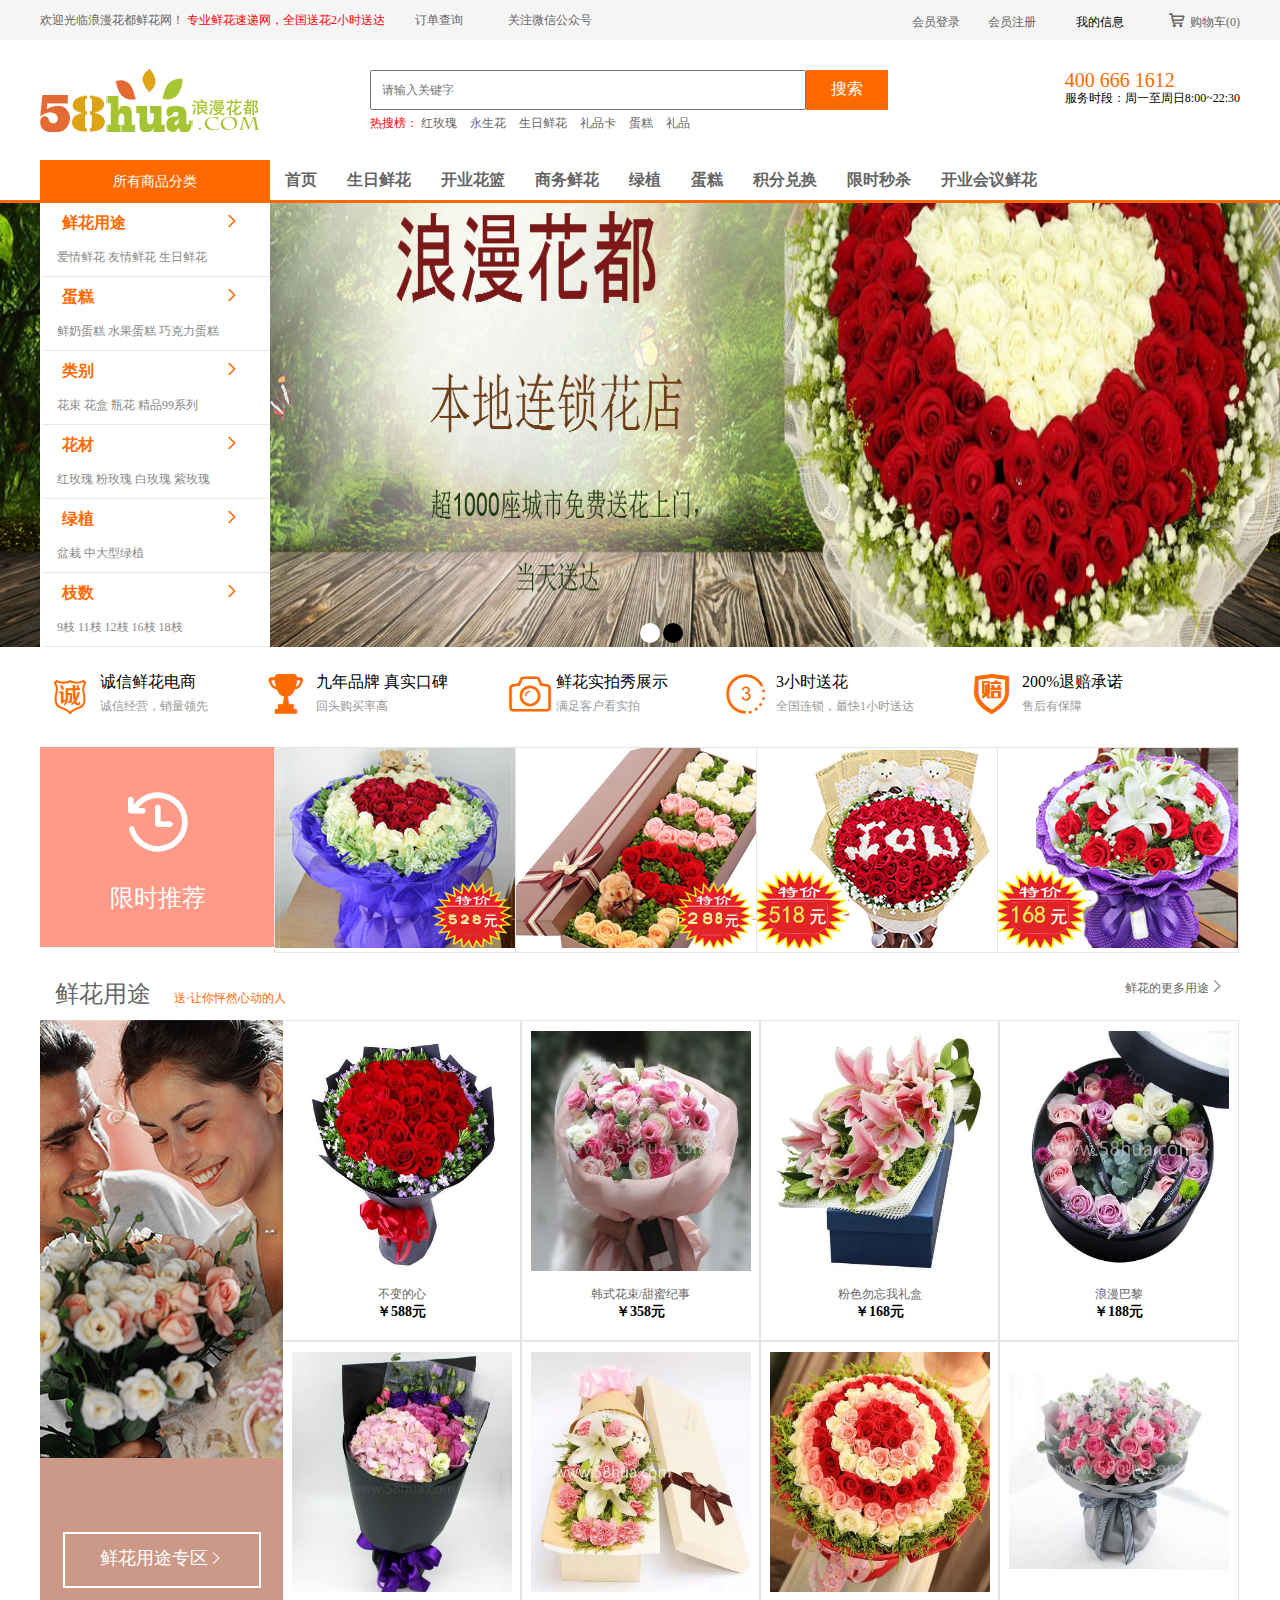
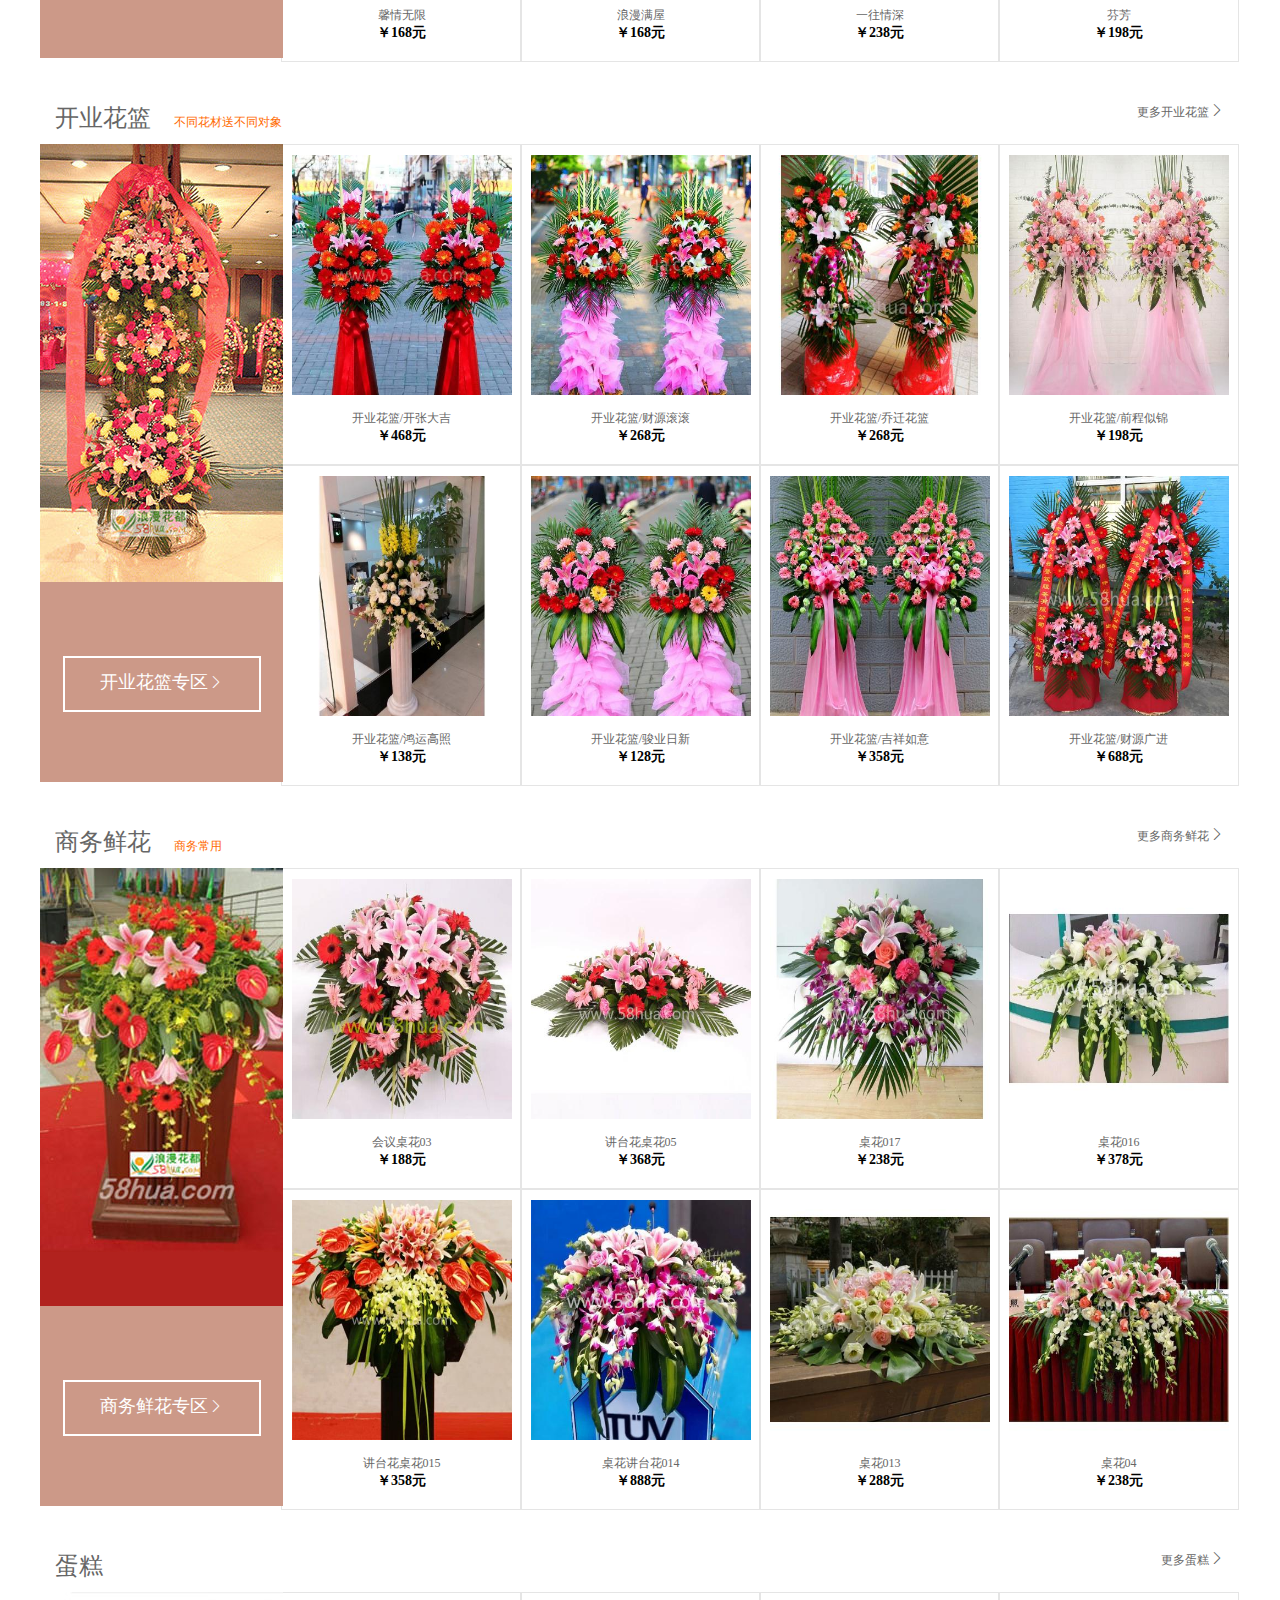
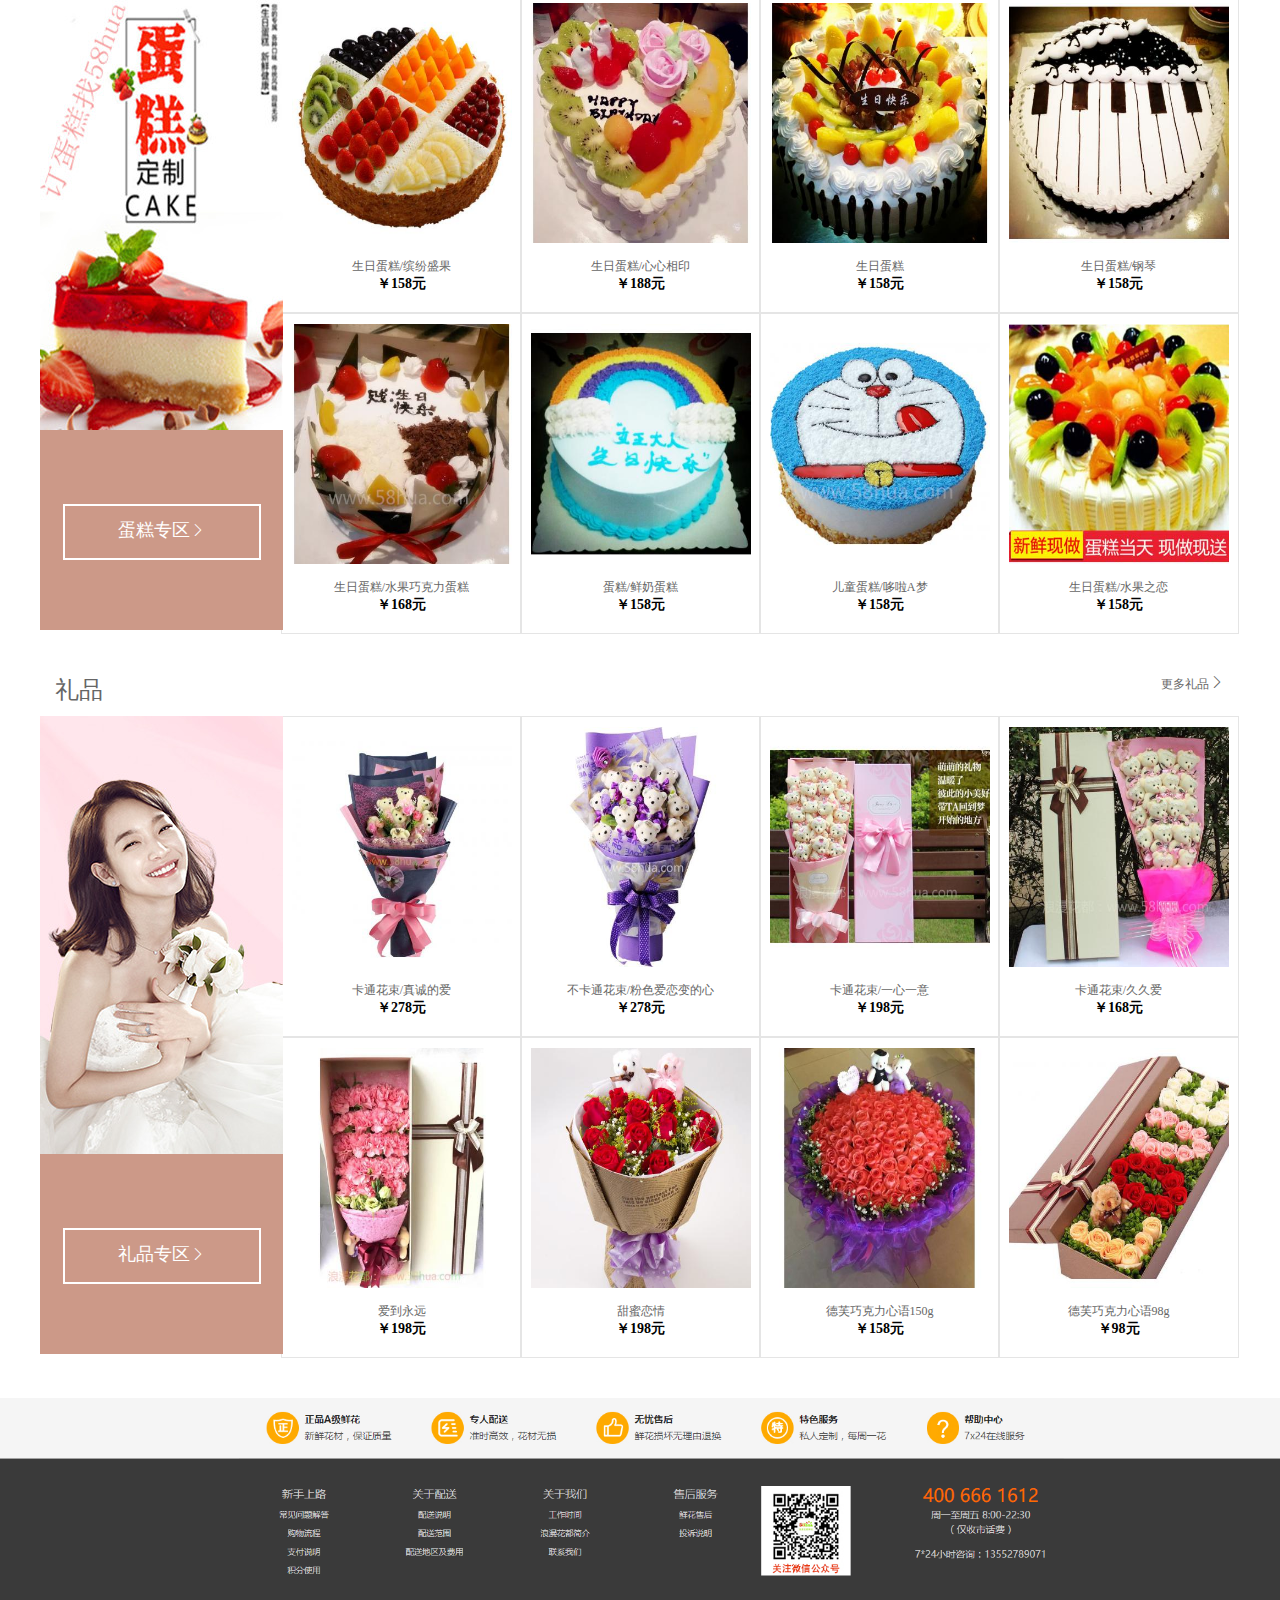
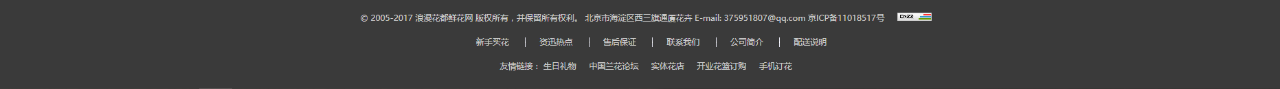
<file: flower/index.html>
<!DOCTYPE html>
<html>
	<head>
		<meta charset="utf-8" />
		<title></title>
		<link rel="stylesheet" type="text/css" href="css/header.css"/>
		<link rel="stylesheet" href="css/nav.css" />
		<link rel="stylesheet" type="text/css" href="font_waneoe8w9bbxd2t9/iconfont.css"/>
		<link rel="stylesheet" type="text/css" href="css/commitment.css"/>
		<link rel="stylesheet" type="text/css" href="css/content.css"/>
		
	</head>
	<body>
		<header>
			<div class="bg">
				<div class="h-top">
					<div class="top-l">
						<a href="##">
							欢迎光临浪漫花都鲜花网！
							<font>
							专业鲜花速递网，全国送花2小时送达 
							</font>					
						</a>
						<div class="menu">
						<a>订单查询</a>
						<a class="menu-hd">关注微信公众号</a>
						
						</div>
					</div>
					<div class="top-r">
						<span><a href="html/register.html">会员登录</a></span>
						<span><a href="html/registry.html">会员注册</a></span>
						<span class="menu-hd">我的信息</span>					
						<span class="spping"><a href="html/shoppingcar.html"><i class="iconfont icon-gouwuchekong"></i>购物车(0)</a></span>
					</div>
				</div>
			</div>
			<div class="logo-search">
				<div class="logo">
				</div>
				<div class="logo-center">
					<div class="seek">
						<input type="text" placeholder="请输入关键字"/>
						<div class="seek-b"><a href="##">搜索</a></div>
					</div>
					<div class="hint">
						<font>热搜榜：</font>
						<a href="##">红玫瑰</a>
						<a href="##">永生花</a>
						<a href="##">生日鲜花</a>
						<a href="##">礼品卡</a>
						<a href="##">蛋糕</a>
						<a href="##">礼品</a>
					</div>
				</div>
				<div class="call">
					<p>400 666 1612</p>
					<p>服务时段：周一至周日8:00~22:30</p>
				</div>
			</div>
		</header>	
		<div class="nav-x">
			<div class="nav">
				<div class="nav-l">
					<div class="classify">
						<a href="##">所有商品分类</a>
					</div>
					<ul class="ul-one">
						<li>
							<div class="cateone">
								<p class="pn">鲜花用途<i class="iconfont icon-jiantou1"></i></p>
								<p class="pm">
									<a href="##"><span>爱情鲜花</span></a> 	
									<a href="##"><span>友情鲜花</span></a>
									<a href="##"><span>生日鲜花</span></a>
								</p>
							</div>
						</li>
						<li>
							<div class="cateone">
								<p class="pn">蛋糕<i class="iconfont icon-jiantou1"></i></p>
								<p class="pm">
									<a href="##"><span>鲜奶蛋糕</span></a>
									<a href="##"><span>水果蛋糕</span></a>
									<a href="##"><span>巧克力蛋糕</span></a>
								</p>
							</div>
						</li>
						<li>
							<div class="cateone">
								<p class="pn">类别<i class="iconfont icon-jiantou1"></i></p>
								<p class="pm">
									<a href="##"><span>花束</span></a>
									<a href="##"><span>花盒</span></a>
									<a href="##"><span>瓶花</span></a>
									<a href="##"><span>精品99系列</span></a>
								</p>
							</div>
						</li>
						<li>
							<div class="cateone">
								<p class="pn">花材<i class="iconfont icon-jiantou1"></i></p>
								<p class="pm">
									<a href="##"><span>红玫瑰</span></a>
									<a href="##"><span>粉玫瑰</span></a>
									<a href="##"><span>白玫瑰</span></a>
									<a href="##"><span>紫玫瑰</span></a>
								</p>
							</div>
						</li>
						<li>
							<div class="cateone">
								<p class="pn">绿植<i class="iconfont icon-jiantou1"></i></p>
								<p class="pm">
									<a href="##"><span>盆栽</span></a>
									<a href="##"><span>中大型绿植</span></a>								
								</p>
							</div>
						</li>
						<li>
							<div class="cateone">
								<p class="pn">枝数<i class="iconfont icon-jiantou1"></i></p>
								<p class="pm">
									<a href="##"><span>9枝</span></a>
									<a href="##"><span>11枝</span></a>
									<a href="##"><span>12枝</span></a>
									<a href="##"><span>16枝</span></a>
									<a href="##"><span>18枝</span></a>
								</p>
							</div>
						</li>
					</ul>
				</div>
				<ul class="ul-two">
					<li><a href>首页</a></li>
					<li><a href>生日鲜花</a></li>
					<li><a href>开业花篮</a></li>
					<li><a href>商务鲜花</a></li>
					<li><a href>绿植</a></li>
					<li><a href>蛋糕</a></li>
					<li><a href>积分兑换</a></li>
					<li><a href>限时秒杀</a></li>
					<li><a href>开业会议鲜花</a></li>
				</ul>
			</div>
		</div>
		<div class="slider" id="slider">
			<ul>
				<li><a href="##"><img src="img/20170915jqrget.jpg" alt="" /></a></li>
				<li><a href="##"><img src="img/20171107ypxrax.jpg" alt="" /></a></li>
			</ul>
			<div class="circle"id="circle">
				<span class="span1"></span>
				<span></span>
			</div>
		</div>
		<div class="commitment">
			<ul>
				<li>
					<i class="iconfont icon-chengxin"></i>
					<p class="p1">诚信鲜花电商</p>
					<p class="p2">诚信经营，销量领先</p>
				</li>
				<li>
					<i class="iconfont icon-cup"></i>
					<p class="p1">九年品牌 真实口碑</p>
					<p class="p2">回头购买率高</p>
				</li>
				<li>
					<i class="iconfont icon-xiangjipaizhao"></i>
					<p class="p1">鲜花实拍秀展示</p>
					<p class="p2">满足客户看实拍</p>
				</li>
				<li>
					<i class="iconfont icon-xiaoshi"></i>
					<p class="p1">3小时送花</p>
					<p class="p2">全国连锁，最快1小时送达</p>
				</li>
				<li>
					<i class="iconfont icon-icon2"></i>
					<p class="p1">200%退赔承诺</p>
					<p class="p2">售后有保障</p>
				</li>
			</ul>
		</div> 
		<div class="time-limit">
			<div class="time">
				<i class="iconfont icon-lishi-copy"></i>
				<p>限时推荐</p>
			</div>
			<ul>
				<li><img src="img/1474085215976484555.jpg"/></li>
				<li><img src="img/1474085190025800710.jpg"/></li>
				<li><img src="img/1478998632570179090.jpg"/></li>
				<li><img src="img/1474085243299113877.jpg"/></li>
			</ul>
		</div>
		<div class="content">
			<!--<div class="floor f1">
				<div class="hd">
					<a href="##" class="more">鲜花的更多用途<i class="iconfont icon-jiantou1"></i></a>
					<div>
						<a href="##">鲜花用途</a>
						<span>送·让你怦然心动的人</span>
					</div>
				</div>
				<div class="bd">
					<div class="banner">
						<img src="img/1500950515846717542.jpg"/>
						<a href="##">鲜花用途专区<i class="iconfont icon-jiantou1"></i></a>
					</div>
					<ul>
						<li>
							<a href="##">
								<img src="img/101_thumb_G_1501286280578.jpg"/>
								<span>不变的心</span>
								<span>￥588元</span>
							</a>
						</li>
					</ul>
				</div>
			</div>-->
		</div>
		<div class="bottom">
			<img src="img/dibu.png" />
		</div>

		
		
		
		
		
		
	</body>
</html>
<script src="js/pool.js" type="text/javascript" charset="utf-8"></script>

<script src="js/index.js" type="text/javascript" charset="utf-8"></script>

<script src="" type="text/javascript" charset="utf-8"></script>
</file>
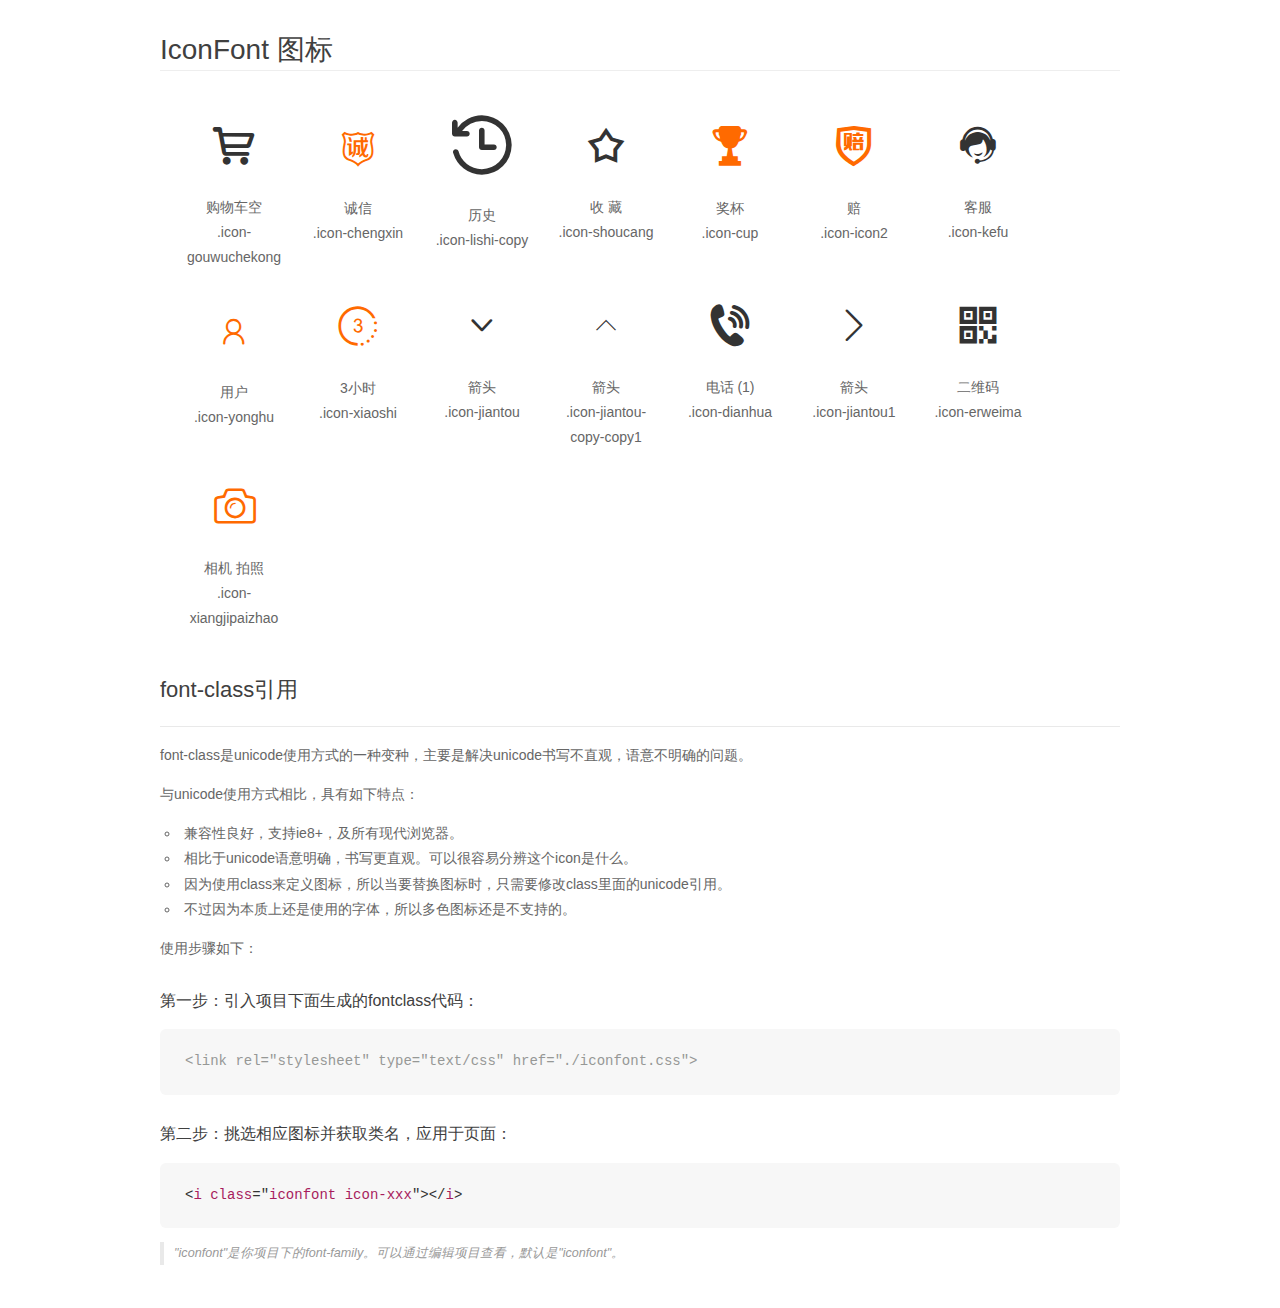
<file: flower/font_waneoe8w9bbxd2t9/demo_fontclass.html>
<!DOCTYPE html>
<html>
<head>
    <meta charset="utf-8"/>
    <title>IconFont</title>
    <link rel="stylesheet" href="demo.css">
    <link rel="stylesheet" href="iconfont.css">
</head>
<body>
    <div class="main markdown">
        <h1>IconFont 图标</h1>
        <ul class="icon_lists clear">
            
                <li>
                <i class="icon iconfont icon-gouwuchekong"></i>
                    <div class="name">购物车空</div>
                    <div class="fontclass">.icon-gouwuchekong</div>
                </li>
            
                <li>
                <i class="icon iconfont icon-chengxin"></i>
                    <div class="name">诚信</div>
                    <div class="fontclass">.icon-chengxin</div>
                </li>
            
                <li>
                <i class="icon iconfont icon-lishi-copy"></i>
                    <div class="name">历史</div>
                    <div class="fontclass">.icon-lishi-copy</div>
                </li>
            
                <li>
                <i class="icon iconfont icon-shoucang"></i>
                    <div class="name">收 藏</div>
                    <div class="fontclass">.icon-shoucang</div>
                </li>
            
                <li>
                <i class="icon iconfont icon-cup"></i>
                    <div class="name">奖杯</div>
                    <div class="fontclass">.icon-cup</div>
                </li>
            
                <li>
                <i class="icon iconfont icon-icon2"></i>
                    <div class="name">赔</div>
                    <div class="fontclass">.icon-icon2</div>
                </li>
            
                <li>
                <i class="icon iconfont icon-kefu"></i>
                    <div class="name">客服</div>
                    <div class="fontclass">.icon-kefu</div>
                </li>
            
                <li>
                <i class="icon iconfont icon-yonghu"></i>
                    <div class="name">用户</div>
                    <div class="fontclass">.icon-yonghu</div>
                </li>
            
                <li>
                <i class="icon iconfont icon-xiaoshi"></i>
                    <div class="name">3小时</div>
                    <div class="fontclass">.icon-xiaoshi</div>
                </li>
            
                <li>
                <i class="icon iconfont icon-jiantou"></i>
                    <div class="name">箭头</div>
                    <div class="fontclass">.icon-jiantou</div>
                </li>
            
                <li>
                <i class="icon iconfont icon-jiantou-copy-copy1"></i>
                    <div class="name">箭头</div>
                    <div class="fontclass">.icon-jiantou-copy-copy1</div>
                </li>
            
                <li>
                <i class="icon iconfont icon-dianhua"></i>
                    <div class="name">电话 (1)</div>
                    <div class="fontclass">.icon-dianhua</div>
                </li>
            
                <li>
                <i class="icon iconfont icon-jiantou1"></i>
                    <div class="name">箭头</div>
                    <div class="fontclass">.icon-jiantou1</div>
                </li>
            
                <li>
                <i class="icon iconfont icon-erweima"></i>
                    <div class="name">二维码</div>
                    <div class="fontclass">.icon-erweima</div>
                </li>
            
                <li>
                <i class="icon iconfont icon-xiangjipaizhao"></i>
                    <div class="name">相机 拍照</div>
                    <div class="fontclass">.icon-xiangjipaizhao</div>
                </li>
            	
            	
        </ul>

        <h2 id="font-class-">font-class引用</h2>
        <hr>

        <p>font-class是unicode使用方式的一种变种，主要是解决unicode书写不直观，语意不明确的问题。</p>
        <p>与unicode使用方式相比，具有如下特点：</p>
        <ul>
        <li>兼容性良好，支持ie8+，及所有现代浏览器。</li>
        <li>相比于unicode语意明确，书写更直观。可以很容易分辨这个icon是什么。</li>
        <li>因为使用class来定义图标，所以当要替换图标时，只需要修改class里面的unicode引用。</li>
        <li>不过因为本质上还是使用的字体，所以多色图标还是不支持的。</li>
        </ul>
        <p>使用步骤如下：</p>
        <h3 id="-fontclass-">第一步：引入项目下面生成的fontclass代码：</h3>


        <pre><code class="lang-js hljs javascript"><span class="hljs-comment">&lt;link rel="stylesheet" type="text/css" href="./iconfont.css"&gt;</span></code></pre>
        <h3 id="-">第二步：挑选相应图标并获取类名，应用于页面：</h3>
        <pre><code class="lang-css hljs">&lt;<span class="hljs-selector-tag">i</span> <span class="hljs-selector-tag">class</span>="<span class="hljs-selector-tag">iconfont</span> <span class="hljs-selector-tag">icon-xxx</span>"&gt;&lt;/<span class="hljs-selector-tag">i</span>&gt;</code></pre>
        <blockquote>
        <p>"iconfont"是你项目下的font-family。可以通过编辑项目查看，默认是"iconfont"。</p>
        </blockquote>
    </div>
</body>
</html>
</file>
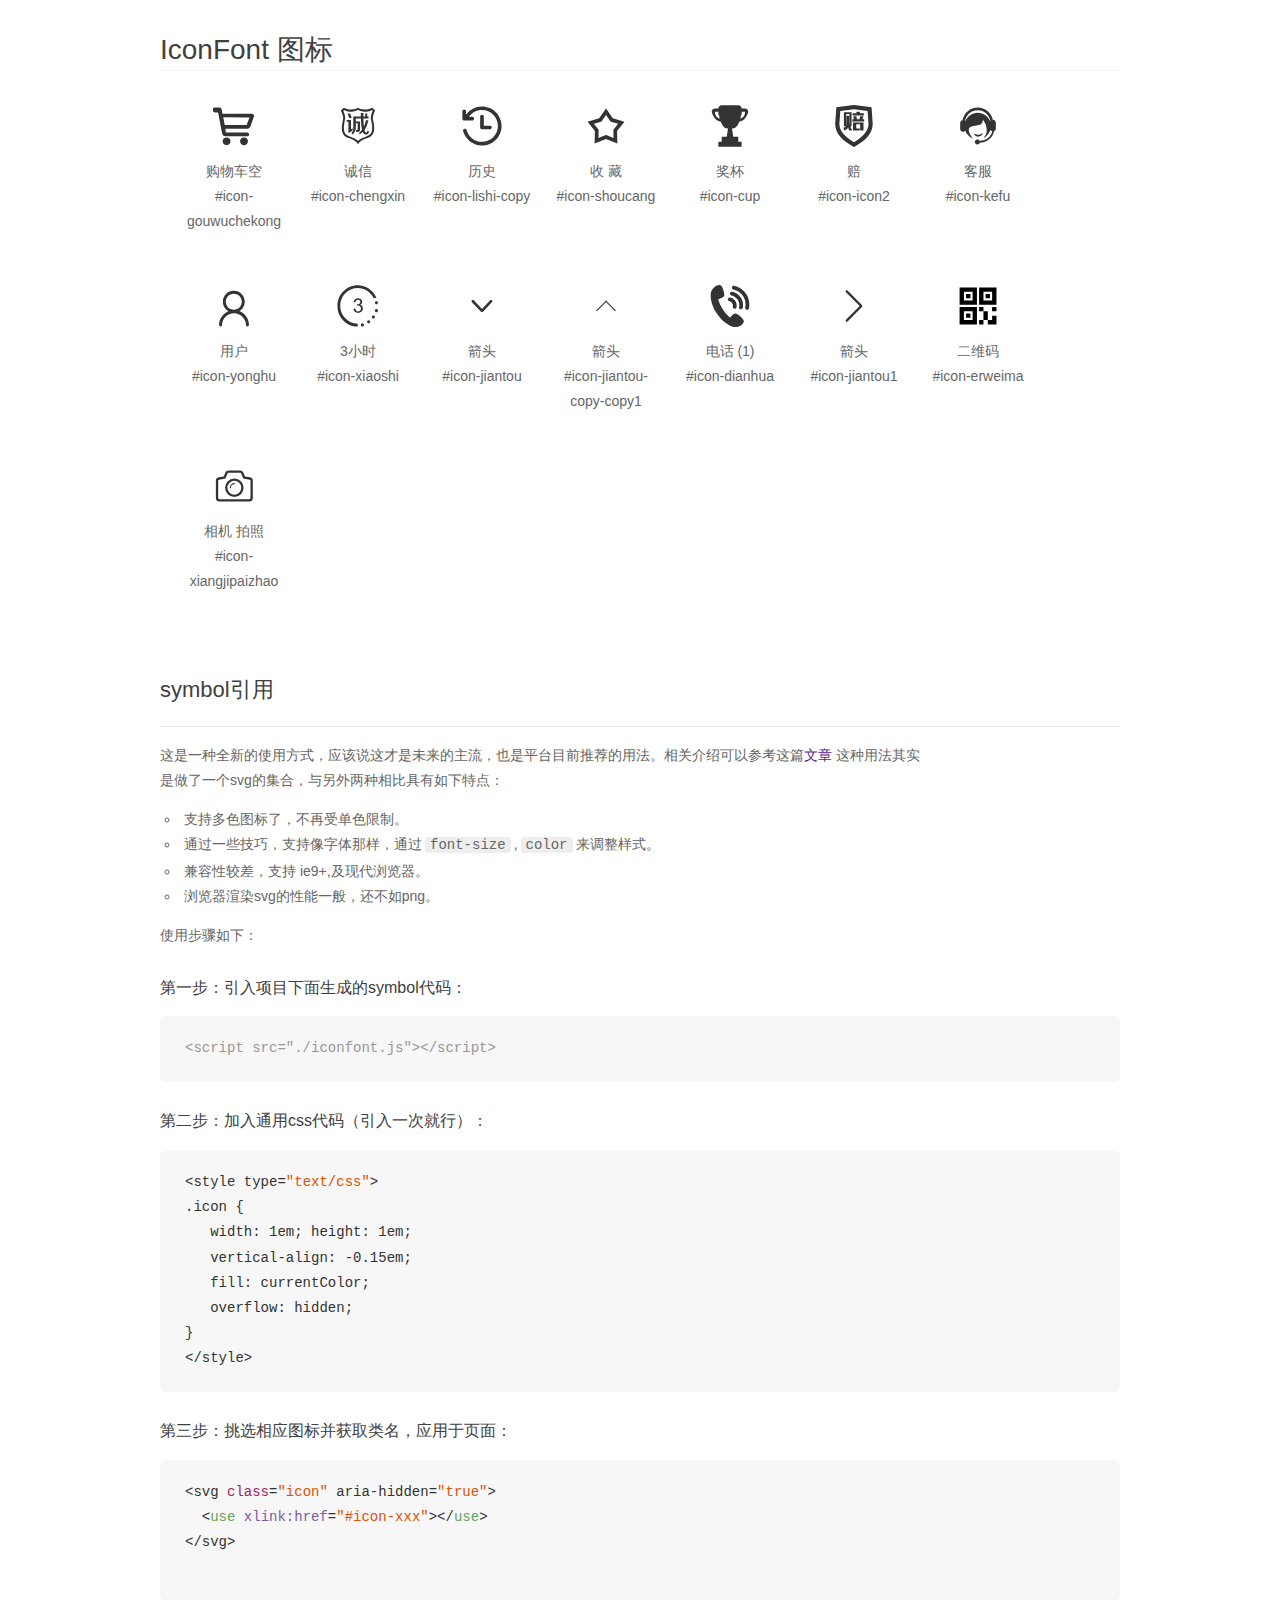
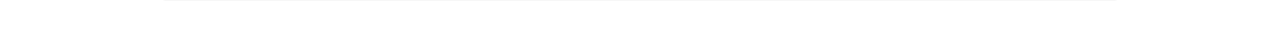
<file: flower/font_waneoe8w9bbxd2t9/demo_symbol.html>
<!DOCTYPE html>
<html>
<head>
    <meta charset="utf-8"/>
    <title>IconFont</title>
    <link rel="stylesheet" href="demo.css">
    <script src="iconfont.js"></script>

    <style type="text/css">
        .icon {
          /* 通过设置 font-size 来改变图标大小 */
          width: 1em; height: 1em;
          /* 图标和文字相邻时，垂直对齐 */
          vertical-align: -0.15em;
          /* 通过设置 color 来改变 SVG 的颜色/fill */
          fill: currentColor;
          /* path 和 stroke 溢出 viewBox 部分在 IE 下会显示
             normalize.css 中也包含这行 */
          overflow: hidden;
        }

    </style>
</head>
<body>
    <div class="main markdown">
        <h1>IconFont 图标</h1>
        <ul class="icon_lists clear">
            
                <li>
                    <svg class="icon" aria-hidden="true">
                        <use xlink:href="#icon-gouwuchekong"></use>
                    </svg>
                    <div class="name">购物车空</div>
                    <div class="fontclass">#icon-gouwuchekong</div>
                </li>
            
                <li>
                    <svg class="icon" aria-hidden="true">
                        <use xlink:href="#icon-chengxin"></use>
                    </svg>
                    <div class="name">诚信</div>
                    <div class="fontclass">#icon-chengxin</div>
                </li>
            
                <li>
                    <svg class="icon" aria-hidden="true">
                        <use xlink:href="#icon-lishi-copy"></use>
                    </svg>
                    <div class="name">历史</div>
                    <div class="fontclass">#icon-lishi-copy</div>
                </li>
            
                <li>
                    <svg class="icon" aria-hidden="true">
                        <use xlink:href="#icon-shoucang"></use>
                    </svg>
                    <div class="name">收 藏</div>
                    <div class="fontclass">#icon-shoucang</div>
                </li>
            
                <li>
                    <svg class="icon" aria-hidden="true">
                        <use xlink:href="#icon-cup"></use>
                    </svg>
                    <div class="name">奖杯</div>
                    <div class="fontclass">#icon-cup</div>
                </li>
            
                <li>
                    <svg class="icon" aria-hidden="true">
                        <use xlink:href="#icon-icon2"></use>
                    </svg>
                    <div class="name">赔</div>
                    <div class="fontclass">#icon-icon2</div>
                </li>
            
                <li>
                    <svg class="icon" aria-hidden="true">
                        <use xlink:href="#icon-kefu"></use>
                    </svg>
                    <div class="name">客服</div>
                    <div class="fontclass">#icon-kefu</div>
                </li>
            
                <li>
                    <svg class="icon" aria-hidden="true">
                        <use xlink:href="#icon-yonghu"></use>
                    </svg>
                    <div class="name">用户</div>
                    <div class="fontclass">#icon-yonghu</div>
                </li>
            
                <li>
                    <svg class="icon" aria-hidden="true">
                        <use xlink:href="#icon-xiaoshi"></use>
                    </svg>
                    <div class="name">3小时</div>
                    <div class="fontclass">#icon-xiaoshi</div>
                </li>
            
                <li>
                    <svg class="icon" aria-hidden="true">
                        <use xlink:href="#icon-jiantou"></use>
                    </svg>
                    <div class="name">箭头</div>
                    <div class="fontclass">#icon-jiantou</div>
                </li>
            
                <li>
                    <svg class="icon" aria-hidden="true">
                        <use xlink:href="#icon-jiantou-copy-copy1"></use>
                    </svg>
                    <div class="name">箭头</div>
                    <div class="fontclass">#icon-jiantou-copy-copy1</div>
                </li>
            
                <li>
                    <svg class="icon" aria-hidden="true">
                        <use xlink:href="#icon-dianhua"></use>
                    </svg>
                    <div class="name">电话 (1)</div>
                    <div class="fontclass">#icon-dianhua</div>
                </li>
            
                <li>
                    <svg class="icon" aria-hidden="true">
                        <use xlink:href="#icon-jiantou1"></use>
                    </svg>
                    <div class="name">箭头</div>
                    <div class="fontclass">#icon-jiantou1</div>
                </li>
            
                <li>
                    <svg class="icon" aria-hidden="true">
                        <use xlink:href="#icon-erweima"></use>
                    </svg>
                    <div class="name">二维码</div>
                    <div class="fontclass">#icon-erweima</div>
                </li>
            
                <li>
                    <svg class="icon" aria-hidden="true">
                        <use xlink:href="#icon-xiangjipaizhao"></use>
                    </svg>
                    <div class="name">相机 拍照</div>
                    <div class="fontclass">#icon-xiangjipaizhao</div>
                </li>
            
        </ul>


        <h2 id="symbol-">symbol引用</h2>
        <hr>

        <p>这是一种全新的使用方式，应该说这才是未来的主流，也是平台目前推荐的用法。相关介绍可以参考这篇<a href="">文章</a>
        这种用法其实是做了一个svg的集合，与另外两种相比具有如下特点：</p>
        <ul>
          <li>支持多色图标了，不再受单色限制。</li>
          <li>通过一些技巧，支持像字体那样，通过<code>font-size</code>,<code>color</code>来调整样式。</li>
          <li>兼容性较差，支持 ie9+,及现代浏览器。</li>
          <li>浏览器渲染svg的性能一般，还不如png。</li>
        </ul>
        <p>使用步骤如下：</p>
        <h3 id="-symbol-">第一步：引入项目下面生成的symbol代码：</h3>
        <pre><code class="lang-js hljs javascript"><span class="hljs-comment">&lt;script src="./iconfont.js"&gt;&lt;/script&gt;</span></code></pre>
        <h3 id="-css-">第二步：加入通用css代码（引入一次就行）：</h3>
        <pre><code class="lang-js hljs javascript">&lt;style type=<span class="hljs-string">"text/css"</span>&gt;
.icon {
   width: <span class="hljs-number">1</span>em; height: <span class="hljs-number">1</span>em;
   vertical-align: <span class="hljs-number">-0.15</span>em;
   fill: currentColor;
   overflow: hidden;
}
&lt;<span class="hljs-regexp">/style&gt;</span></code></pre>
        <h3 id="-">第三步：挑选相应图标并获取类名，应用于页面：</h3>
        <pre><code class="lang-js hljs javascript">&lt;svg <span class="hljs-class"><span class="hljs-keyword">class</span></span>=<span class="hljs-string">"icon"</span> aria-hidden=<span class="hljs-string">"true"</span>&gt;<span class="xml"><span class="hljs-tag">
  &lt;<span class="hljs-name">use</span> <span class="hljs-attr">xlink:href</span>=<span class="hljs-string">"#icon-xxx"</span>&gt;</span><span class="hljs-tag">&lt;/<span class="hljs-name">use</span>&gt;</span>
</span>&lt;<span class="hljs-regexp">/svg&gt;
        </span></code></pre>
    </div>
</body>
</html>
</file>
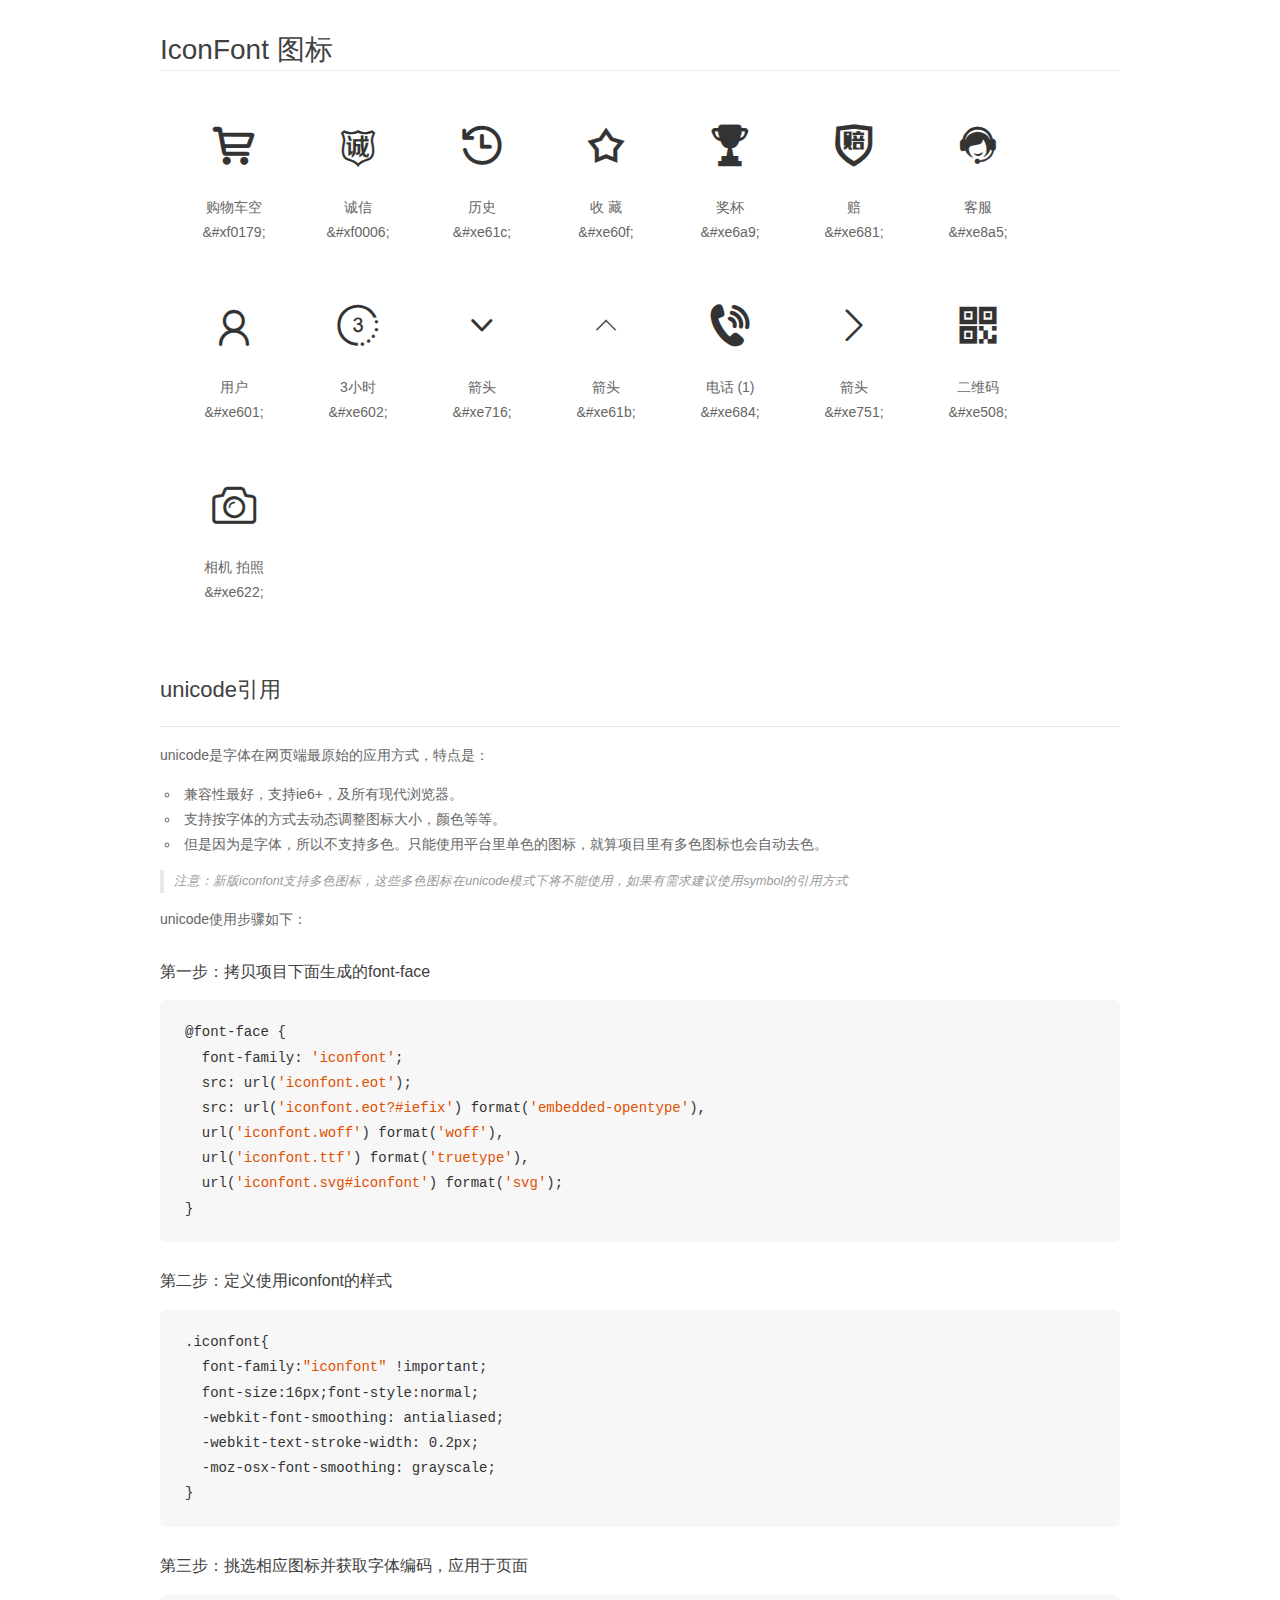
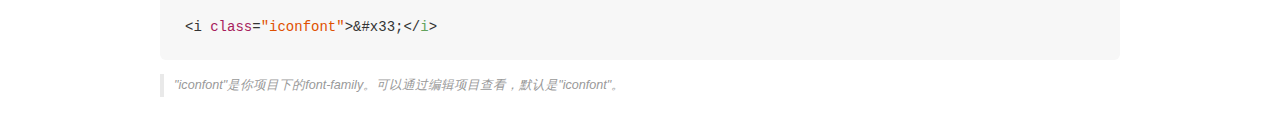
<file: flower/font_waneoe8w9bbxd2t9/demo_unicode.html>
<!DOCTYPE html>
<html>
<head>
    <meta charset="utf-8"/>
    <title>IconFont</title>
    <link rel="stylesheet" href="demo.css">

    <style type="text/css">

        @font-face {font-family: "iconfont";
          src: url('iconfont.eot'); /* IE9*/
          src: url('iconfont.eot#iefix') format('embedded-opentype'), /* IE6-IE8 */
          url('iconfont.woff') format('woff'), /* chrome, firefox */
          url('iconfont.ttf') format('truetype'), /* chrome, firefox, opera, Safari, Android, iOS 4.2+*/
          url('iconfont.svg#iconfont') format('svg'); /* iOS 4.1- */
        }

        .iconfont {
          font-family:"iconfont" !important;
          font-size:16px;
          font-style:normal;
          -webkit-font-smoothing: antialiased;
          -webkit-text-stroke-width: 0.2px;
          -moz-osx-font-smoothing: grayscale;
        }

    </style>
</head>
<body>
    <div class="main markdown">
        <h1>IconFont 图标</h1>
        <ul class="icon_lists clear">
            
                <li>
                <i class="icon iconfont">&#xf0179;</i>
                    <div class="name">购物车空</div>
                    <div class="code">&amp;#xf0179;</div>
                </li>
            
                <li>
                <i class="icon iconfont">&#xf0006;</i>
                    <div class="name">诚信</div>
                    <div class="code">&amp;#xf0006;</div>
                </li>
            
                <li>
                <i class="icon iconfont">&#xe61c;</i>
                    <div class="name">历史</div>
                    <div class="code">&amp;#xe61c;</div>
                </li>
            
                <li>
                <i class="icon iconfont">&#xe60f;</i>
                    <div class="name">收 藏</div>
                    <div class="code">&amp;#xe60f;</div>
                </li>
            
                <li>
                <i class="icon iconfont">&#xe6a9;</i>
                    <div class="name">奖杯</div>
                    <div class="code">&amp;#xe6a9;</div>
                </li>
            
                <li>
                <i class="icon iconfont">&#xe681;</i>
                    <div class="name">赔</div>
                    <div class="code">&amp;#xe681;</div>
                </li>
            
                <li>
                <i class="icon iconfont">&#xe8a5;</i>
                    <div class="name">客服</div>
                    <div class="code">&amp;#xe8a5;</div>
                </li>
            
                <li>
                <i class="icon iconfont">&#xe601;</i>
                    <div class="name">用户</div>
                    <div class="code">&amp;#xe601;</div>
                </li>
            
                <li>
                <i class="icon iconfont">&#xe602;</i>
                    <div class="name">3小时</div>
                    <div class="code">&amp;#xe602;</div>
                </li>
            
                <li>
                <i class="icon iconfont">&#xe716;</i>
                    <div class="name">箭头</div>
                    <div class="code">&amp;#xe716;</div>
                </li>
            
                <li>
                <i class="icon iconfont">&#xe61b;</i>
                    <div class="name">箭头</div>
                    <div class="code">&amp;#xe61b;</div>
                </li>
            
                <li>
                <i class="icon iconfont">&#xe684;</i>
                    <div class="name">电话 (1)</div>
                    <div class="code">&amp;#xe684;</div>
                </li>
            
                <li>
                <i class="icon iconfont">&#xe751;</i>
                    <div class="name">箭头</div>
                    <div class="code">&amp;#xe751;</div>
                </li>
            
                <li>
                <i class="icon iconfont">&#xe508;</i>
                    <div class="name">二维码</div>
                    <div class="code">&amp;#xe508;</div>
                </li>
            
                <li>
                <i class="icon iconfont">&#xe622;</i>
                    <div class="name">相机 拍照</div>
                    <div class="code">&amp;#xe622;</div>
                </li>
            
        </ul>
        <h2 id="unicode-">unicode引用</h2>
        <hr>

        <p>unicode是字体在网页端最原始的应用方式，特点是：</p>
        <ul>
        <li>兼容性最好，支持ie6+，及所有现代浏览器。</li>
        <li>支持按字体的方式去动态调整图标大小，颜色等等。</li>
        <li>但是因为是字体，所以不支持多色。只能使用平台里单色的图标，就算项目里有多色图标也会自动去色。</li>
        </ul>
        <blockquote>
        <p>注意：新版iconfont支持多色图标，这些多色图标在unicode模式下将不能使用，如果有需求建议使用symbol的引用方式</p>
        </blockquote>
        <p>unicode使用步骤如下：</p>
        <h3 id="-font-face">第一步：拷贝项目下面生成的font-face</h3>
        <pre><code class="lang-js hljs javascript">@font-face {
  font-family: <span class="hljs-string">'iconfont'</span>;
  src: url(<span class="hljs-string">'iconfont.eot'</span>);
  src: url(<span class="hljs-string">'iconfont.eot?#iefix'</span>) format(<span class="hljs-string">'embedded-opentype'</span>),
  url(<span class="hljs-string">'iconfont.woff'</span>) format(<span class="hljs-string">'woff'</span>),
  url(<span class="hljs-string">'iconfont.ttf'</span>) format(<span class="hljs-string">'truetype'</span>),
  url(<span class="hljs-string">'iconfont.svg#iconfont'</span>) format(<span class="hljs-string">'svg'</span>);
}
</code></pre>
        <h3 id="-iconfont-">第二步：定义使用iconfont的样式</h3>
        <pre><code class="lang-js hljs javascript">.iconfont{
  font-family:<span class="hljs-string">"iconfont"</span> !important;
  font-size:<span class="hljs-number">16</span>px;font-style:normal;
  -webkit-font-smoothing: antialiased;
  -webkit-text-stroke-width: <span class="hljs-number">0.2</span>px;
  -moz-osx-font-smoothing: grayscale;
}
</code></pre>
        <h3 id="-">第三步：挑选相应图标并获取字体编码，应用于页面</h3>
        <pre><code class="lang-js hljs javascript">&lt;i <span class="hljs-class"><span class="hljs-keyword">class</span></span>=<span class="hljs-string">"iconfont"</span>&gt;&amp;#x33;<span class="xml"><span class="hljs-tag">&lt;/<span class="hljs-name">i</span>&gt;</span></span></code></pre>

        <blockquote>
        <p>"iconfont"是你项目下的font-family。可以通过编辑项目查看，默认是"iconfont"。</p>
        </blockquote>
    </div>


</body>
</html>
</file>
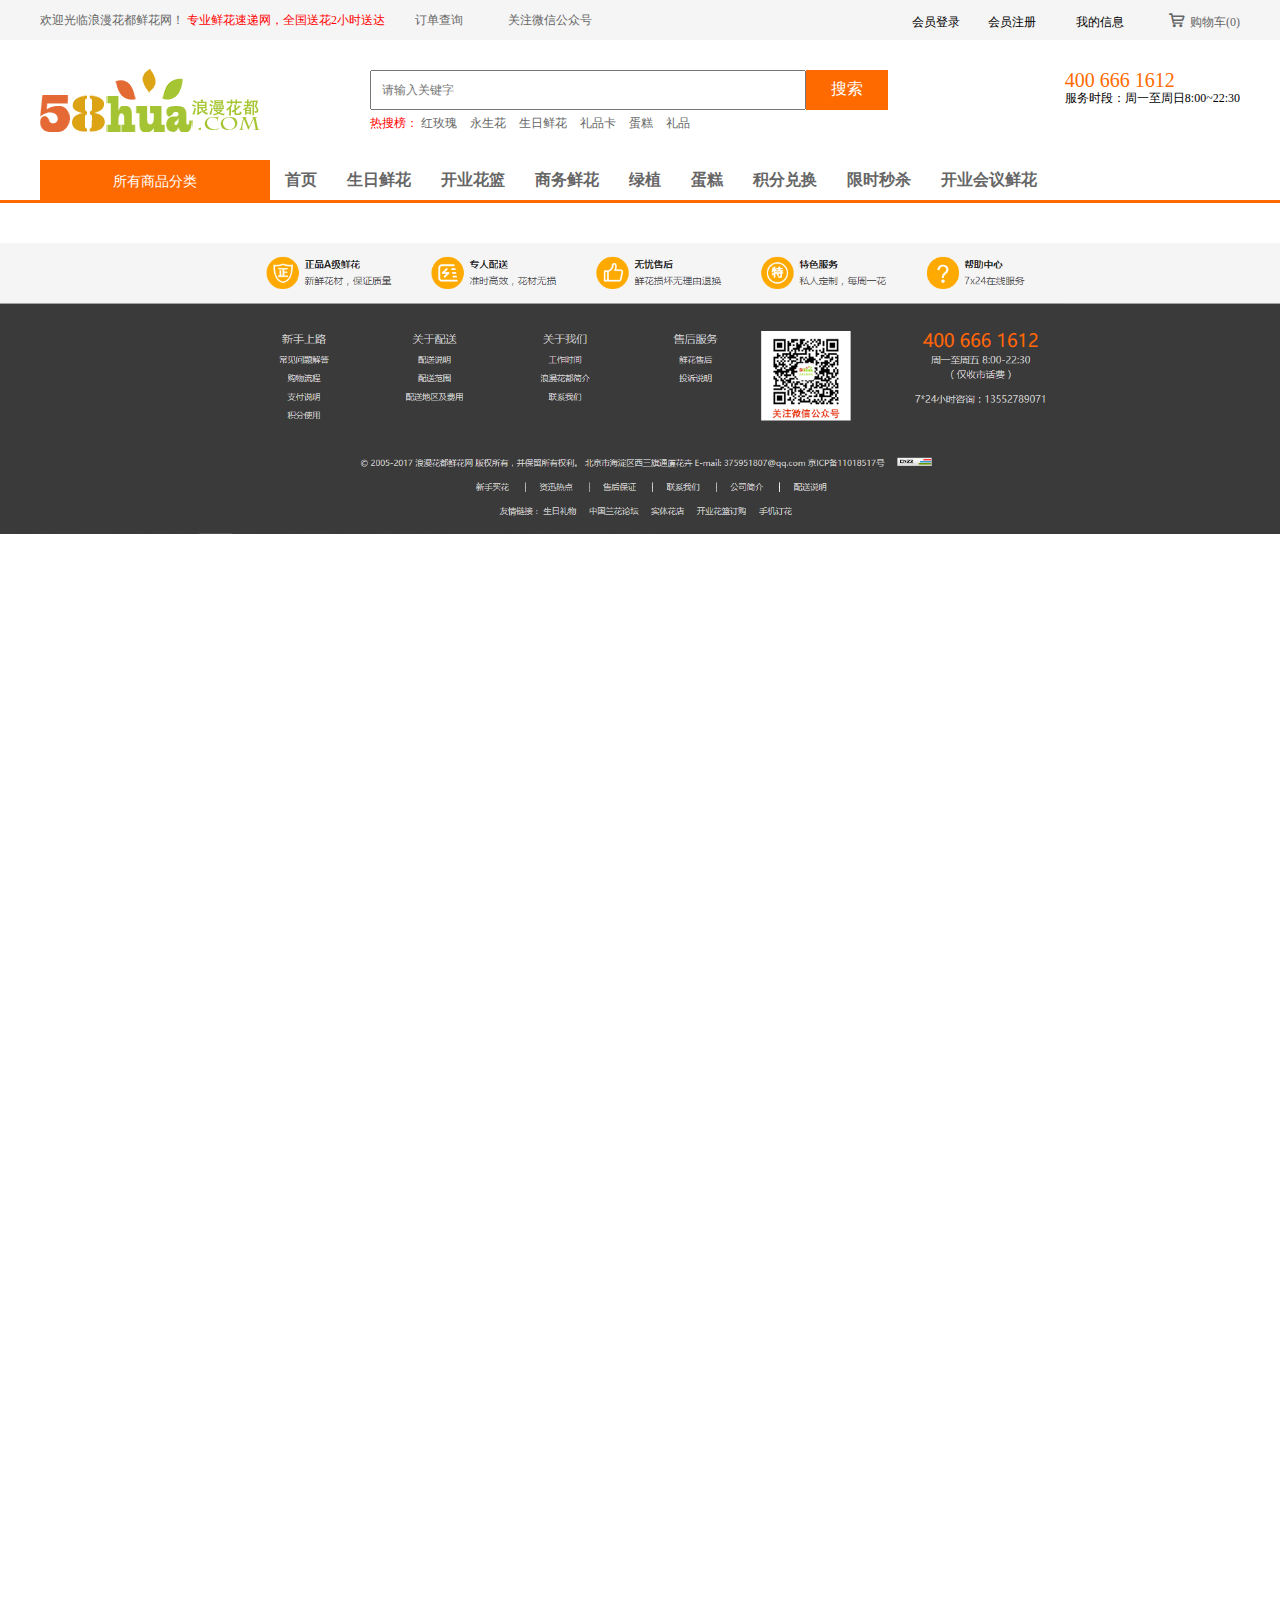
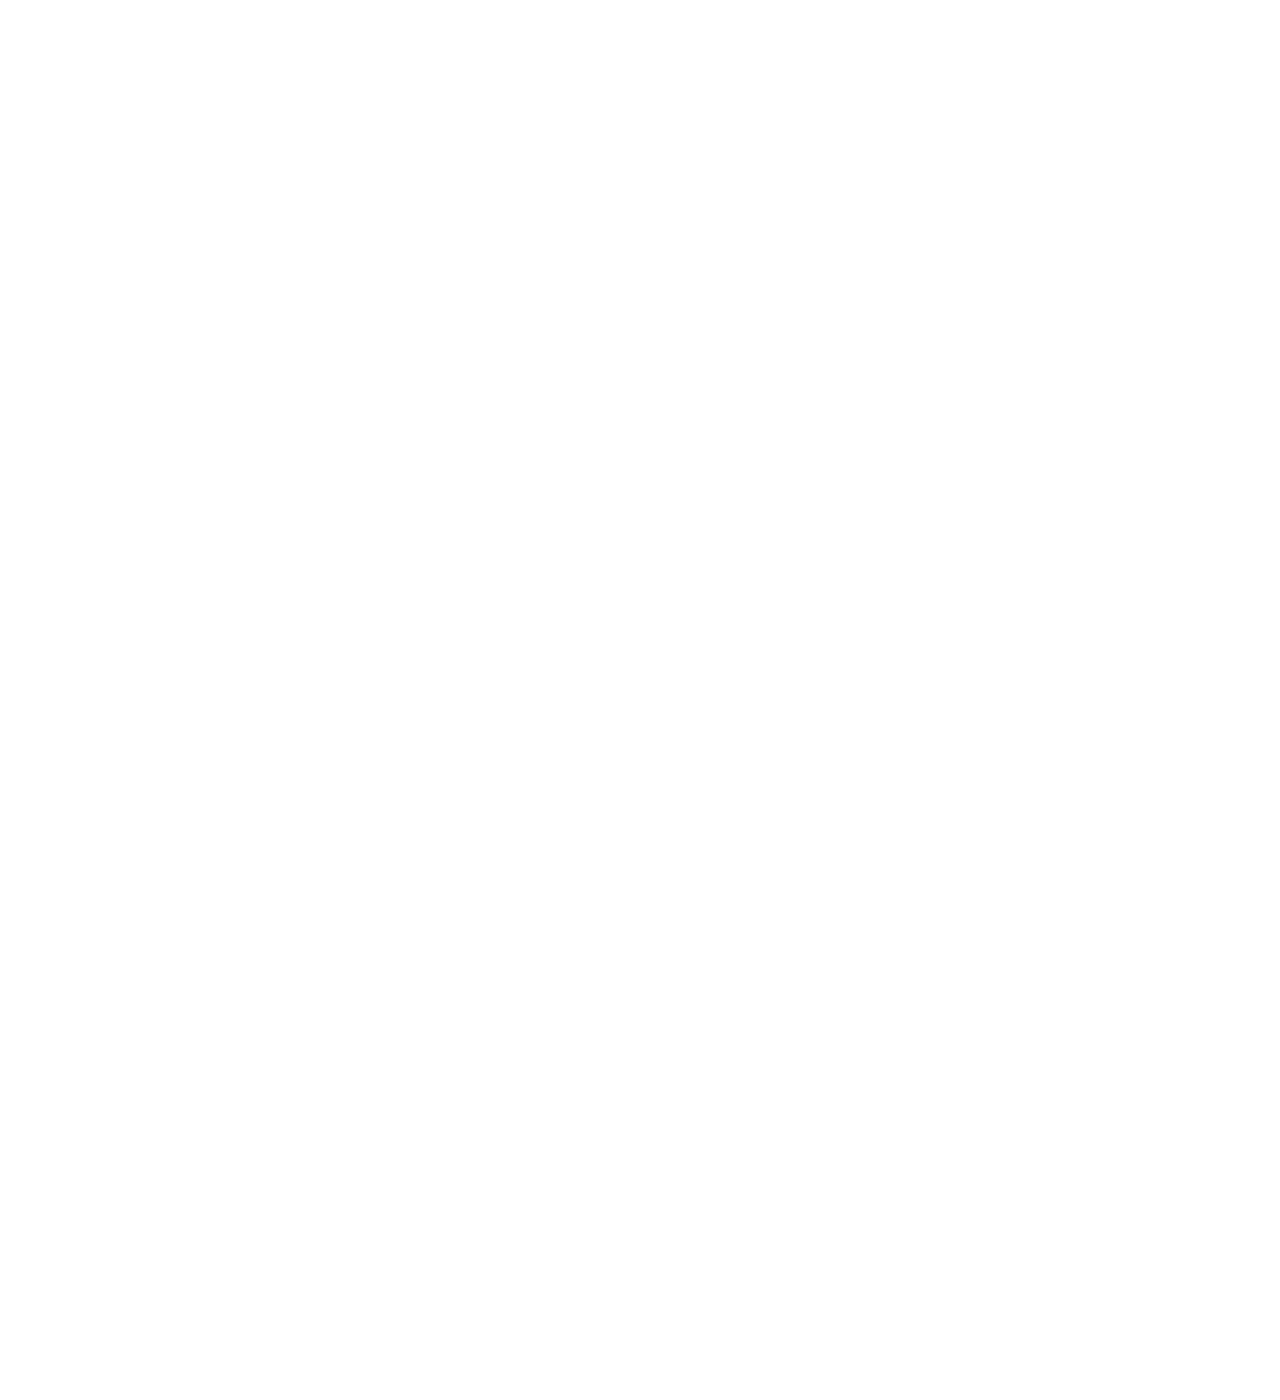
<file: flower/html/particulars.html>
<!DOCTYPE html>
<html>
	<head>
		<meta charset="UTF-8">
		<title></title>
		<link rel="stylesheet" type="text/css" href="../css/header.css"/>
		<link rel="stylesheet" type="text/css" href="../css/particulars.css"/>
		<link rel="stylesheet" type="text/css" href="../css/nav.css"/>
		<link rel="stylesheet" type="text/css" href="../font_waneoe8w9bbxd2t9/iconfont.css"/>
	</head>
	<body style="height: 3000px;">
		<header>
			<div class="bg">
				<div class="h-top">
					<div class="top-l">
						<a href="##">
							欢迎光临浪漫花都鲜花网！
							<font>
							专业鲜花速递网，全国送花2小时送达 
							</font>					
						</a>
						<div class="menu">
						<a>订单查询</a>
						<a class="menu-hd">关注微信公众号</a>
						
						</div>
					</div>
					<div class="top-r">
						<span>会员登录</span>
						<span>会员注册</span>
						<span class="menu-hd">我的信息</span>					
						<span class="spping"><a href="shoppingcar.html"><i class="iconfont icon-gouwuchekong"></i>购物车(0)</a></span>
					</div>
				</div>
			</div>
			<div class="logo-search">
				<div class="logo">
				</div>
				<div class="logo-center">
					<div class="seek">
						<input type="text" placeholder="请输入关键字"/>
						<div class="seek-b"><a href="##">搜索</a></div>
					</div>
					<div class="hint">
						<font>热搜榜：</font>
						<a href="##">红玫瑰</a>
						<a href="##">永生花</a>
						<a href="##">生日鲜花</a>
						<a href="##">礼品卡</a>
						<a href="##">蛋糕</a>
						<a href="##">礼品</a>
					</div>
				</div>
				<div class="call">
					<p>400 666 1612</p>
					<p>服务时段：周一至周日8:00~22:30</p>
				</div>
			</div>
		</header>	
		<div class="nav-x">
			<div class="nav">
				<div class="nav-l">
					<div class="classify" id="all">
						<a href="##">所有商品分类</a>
					</div>
					<ul class="ul-one" id="single">
						<li>
							<div class="cateone">
								<p class="pn">鲜花用途<i class="iconfont icon-jiantou1"></i></p>
								<p class="pm">
									<a href="##"><span>爱情鲜花</span></a> 	
									<a href="##"><span>友情鲜花</span></a>
									<a href="##"><span>生日鲜花</span></a>
								</p>
							</div>
						</li>
						<li>
							<div class="cateone">
								<p class="pn">蛋糕<i class="iconfont icon-jiantou1"></i></p>
								<p class="pm">
									<a href="##"><span>鲜奶蛋糕</span></a>
									<a href="##"><span>水果蛋糕</span></a>
									<a href="##"><span>巧克力蛋糕</span></a>
								</p>
							</div>
						</li>
						<li>
							<div class="cateone">
								<p class="pn">类别<i class="iconfont icon-jiantou1"></i></p>
								<p class="pm">
									<a href="##"><span>花束</span></a>
									<a href="##"><span>花盒</span></a>
									<a href="##"><span>瓶花</span></a>
									<a href="##"><span>精品99系列</span></a>
								</p>
							</div>
						</li>
						<li>
							<div class="cateone">
								<p class="pn">花材<i class="iconfont icon-jiantou1"></i></p>
								<p class="pm">
									<a href="##"><span>红玫瑰</span></a>
									<a href="##"><span>粉玫瑰</span></a>
									<a href="##"><span>白玫瑰</span></a>
									<a href="##"><span>紫玫瑰</span></a>
								</p>
							</div>
						</li>
						<li>
							<div class="cateone">
								<p class="pn">绿植<i class="iconfont icon-jiantou1"></i></p>
								<p class="pm">
									<a href="##"><span>盆栽</span></a>
									<a href="##"><span>中大型绿植</span></a>								
								</p>
							</div>
						</li>
						<li>
							<div class="cateone">
								<p class="pn">枝数<i class="iconfont icon-jiantou1"></i></p>
								<p class="pm">
									<a href="##"><span>9枝</span></a>
									<a href="##"><span>11枝</span></a>
									<a href="##"><span>12枝</span></a>
									<a href="##"><span>16枝</span></a>
									<a href="##"><span>18枝</span></a>
								</p>
							</div>
						</li>
					</ul>
				</div>
				<ul class="ul-two">
					<li><a href="../index.html">首页</a></li>
					<li><a href>生日鲜花</a></li>
					<li><a href>开业花篮</a></li>
					<li><a href>商务鲜花</a></li>
					<li><a href>绿植</a></li>
					<li><a href>蛋糕</a></li>
					<li><a href>积分兑换</a></li>
					<li><a href>限时秒杀</a></li>
					<li><a href>开业会议鲜花</a></li>
				</ul>
			</div>
		</div>
		<div class="wrapper" id="wrapper">
			<!--<div class="wra_t">
				你当前的位置：
				<a href="##">首页</a>>
				<a href="##">鲜花用途</a>>
				不变的心				
			</div>
			<div class="wra_z">
				<div class="item-l">
					<div class="pic_1" id="pic_1">
						<div id="shadow">
						</div>
						<img src="../img/284_thumb_G_1510699465890.jpg" id="pic"/>
					</div>
					<div id="max">
						<img src="../img/284_thumb_G_1510699465890.jpg" id="maximg" />
					</div>
					<div class="item-t" >					
						<a href="##" class="prev" id="prev"></a>
						<a href="##" class="next" id="next"></a>				
							<ul>
								<li>
									<img src="../img/284_thumb_G_1510699465890.jpg" class="select " data-url = "../img/284_thumb_G_1510699465890.jpg"/>
								</li>
								<li>
									<img src="../img/101_thumb_G_1501286280578.jpg" class="select " data-url="../img/101_thumb_G_1501286280578.jpg"/>
								</li>
							</ul>					
					</div>
				</div>
				<div class="item-info">
					<div class="info-1">
						<h3>不变的心</h3>
						<p>99朵红玫瑰网纱花束，爱人生日鲜花，情人节送花，求婚鲜花，结婚纪念日花束</p>
					</div>
					<div class="info-2">
						<ul>
							<li>
								<i>商品货号</i> <span class="sp1">000290</span>
							</li>
							<li>
								<i>市场价</i> <span class="op">￥706元</span>
							</li>
							<li>
								<i>本店价</i> 
								<b>
									￥588元
								</b>
								<span class="mem">高级会员购买享有折扣</span>
							</li>
							<li>
								可使用 <span class="red">500&nbsp;</span>积分
							</li>
							<li>
								<i>促&nbsp;&nbsp;&nbsp;销</i><span class="or">[优惠活动] 购物金额满200元，省20元</span>
							</li>
							<li>
								<i>销&nbsp;&nbsp;&nbsp;量</i><span class="sp1">最近售出<span class="red">0</span>件（<span class="red">已有 0 人评价</span>）</span>
							</li>
							<li class="skunum_li">
								<i>数&nbsp;&nbsp;&nbsp;量</i>
								<input type="button" value="-"/ id="sub">
								<input type="text" value="1"/ id="txt">
								<input type="button" value="+"/ id="add">
								<span class="sp1">件 &nbsp;&nbsp;(65535件)</span>
							</li>
							<li>
								<a href="##" class="a1" id="buy">立即购买</a>
								<a href="##" class="a1" id="spping">加入购物车</a>
								<a href="##" class="a2" >收藏</a>
								<a href="##" class="a3">去手机购买</a>
							</li>
						</ul>
					</div>
				</div>
			</div>
			<div class="wra_b">-->
				<ul class="ul_1">
					<li><a href="" class="a4">商品详情</a></li>
					<li><a href="" class="a4">评价详情（0）</a></li>
				</ul>				
				<table class="tab" cellspacing="0" width="1000">
					<tr>
						<th>产品名称 :</th>
						<td>一往情深</td>
					</tr>
					<tr>
						<th>材料:</th>
						<td>33朵红玫瑰搭配相思梅</td>
					</tr>
					<tr>
						<th>包装:</th>
						<td>黑色牛皮纸圆形包装</td>
					</tr>
					<tr>
						<th>花语:</th>
						<td>你的轻柔像阵微风，让我从容不迫，想让你知道，我对你始终一往情深。</td>
					</tr>
					<tr>
						<th>附送:</th>
						<td>精美贺卡（代写贺卡留言）</td>
					</tr>
				</table>	
				<div class="pic_img">
					<p><img src="../img/imgs/20171115143952_65280.jpg" /></p>
					<p><img src="../img/imgs/20170729204802_35348.jpg" /></p>
					<p><img src="../img/imgs/20170727184959_75511.jpg" /></p>
					<p><img src="../img/imgs/20170726231512_33562.jpg" /></p>
					<p><img src="../img/imgs/20170726231424_32637.jpg"></p>
					<p><img src="../img/imgs/20170726182457_21247.jpg"></p>
					<p><img src="../img/imgs/20170726030821_66867.jpg"></p>						
				</div>					
			</div>
		</div>
		<img src="../img/dibu.png" class="dibu"/>
	</body>
</html>
<script src="../js/pool.js" type="text/javascript" charset="utf-8"></script>
<script src="../js/particulars.js" type="text/javascript" charset="utf-8"></script>
</file>
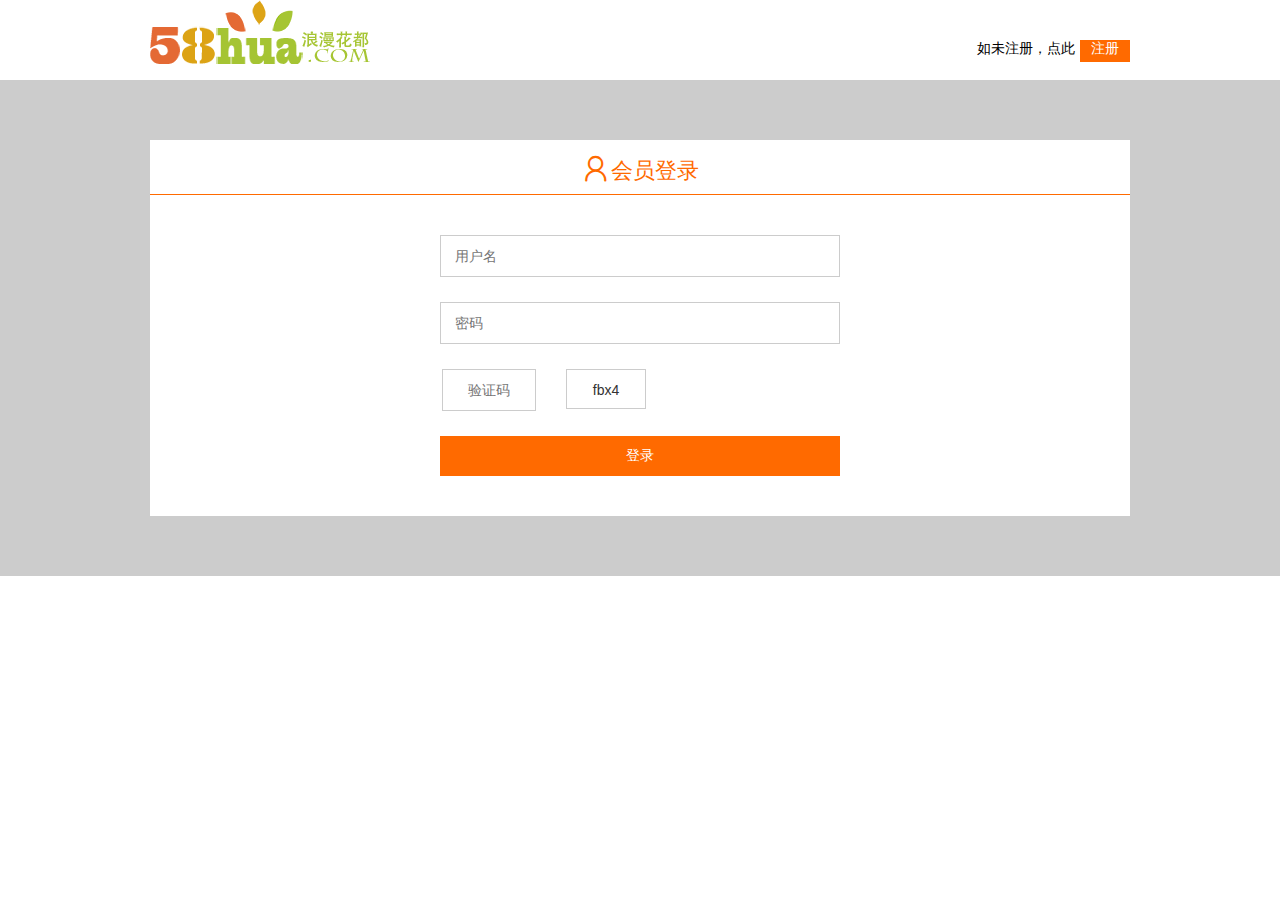
<file: flower/html/register.html>
<!DOCTYPE html>
<html>
	<head>
		<meta charset="UTF-8">
		<title></title>
		<link rel="stylesheet" type="text/css" href="../css/register.css"/>
		<link rel="stylesheet" type="text/css" href="../font_waneoe8w9bbxd2t9/iconfont.css"/>
	</head>
	<body>
			<div class="head">
				<img src="../img/logo.gif" id="logo"/>
				<p>如未注册，点此<a href="registry.html">注册</a></p>
			</div>
			<div class="content">
				<div class="reg">
					<div class="top">
						<i class="iconfont icon-yonghu"></i>会员登录
					</div>
					<div class="reg_cont">						
						<ul>
							<li>
								<input type="text" id="user" placeholder="用户名" /><i>用户名不能为空</i>
							</li>
							<li>
								<input type="text" id="pass" placeholder="密码 "/><i>密码不能为空</i>
							</li>						 
						</ul>
						<div class="cap">
							<input type="text" id="cap" placeholder="验证码" /><i>验证码不能为空</i>
									<input type="button" id="caps"/>
						</div>
						<p class="register">登录</p>
					</div>
				</div>
			</div>
	</body>
</html>
<script src="../js/register.js" type="text/javascript" charset="utf-8"></script>
</file>
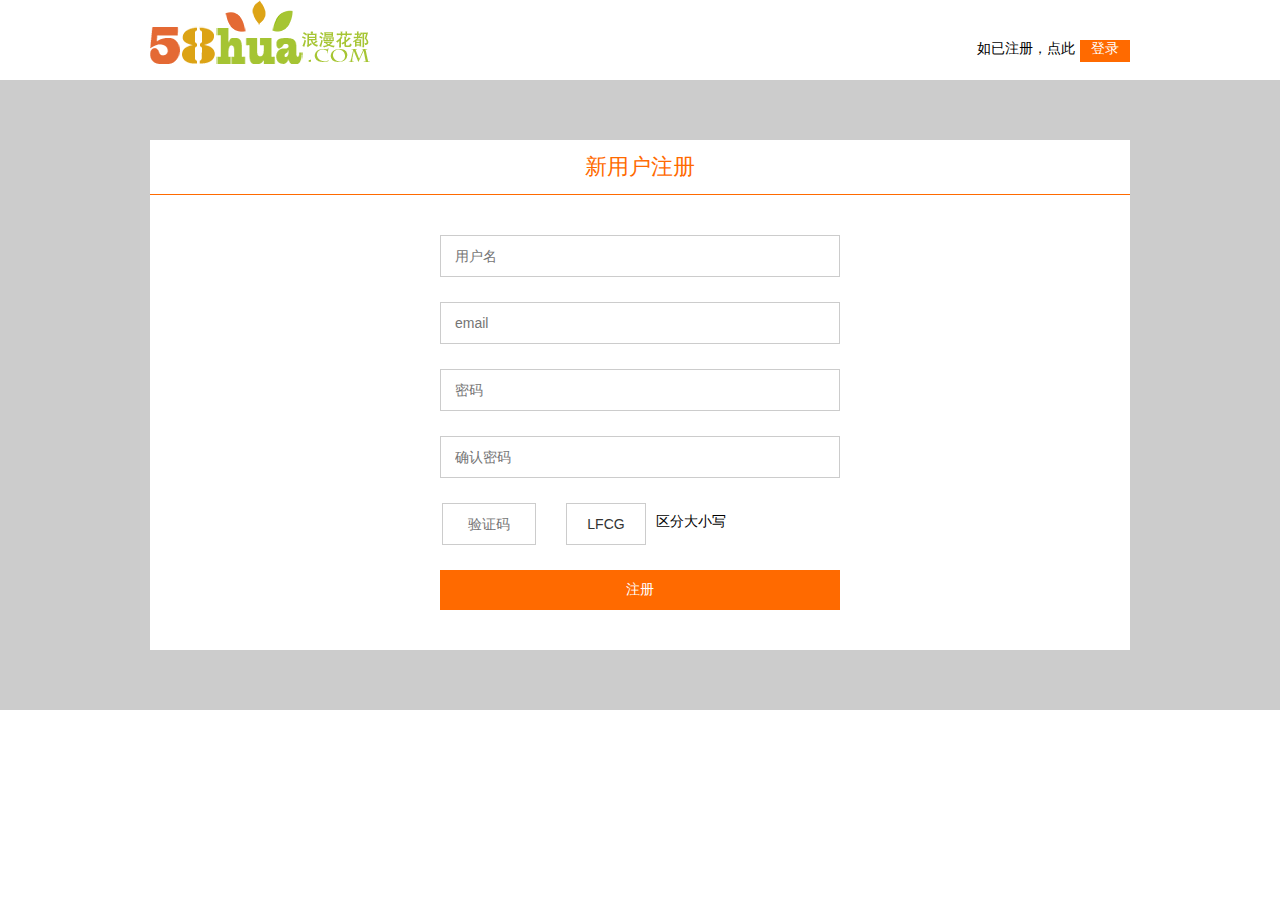
<file: flower/html/registry.html>
<!DOCTYPE html>
<html>
	<head>
		<meta charset="UTF-8">
		<title></title>
		<link rel="stylesheet" type="text/css" href="../css/registry.css"/>
	</head>
	<body>
		<div class="head">
			<img src="../img/logo.gif" id="logo"/>
			<p>如已注册，点此<a href="register.html">登录</a></p>
		</div>
		<div class="content">
				<div class="reg">
					<div class="top">
						<i class="iconfont icon-yonghu"></i>新用户注册
					</div>
					<div class="reg_cont">						
						<ul>
							<li>
								<input type="text" id="user" placeholder="用户名" /><i>用户名只能使用5-16个英文</i>
							</li>
							<li>
								<input type="text" id="email" placeholder="email "/><i>请输入正确的邮箱地址</i>
							</li>		
							<li>
								<input type="text" id="pass" placeholder="密码 "/><i>密码为6位以上字符组成</i>
							</li>	
							<li>
								<input type="text" id="newpass" placeholder="确认密码 "/><i>两次密码输入不同</i>
							</li>	
						</ul>		
						<div class="cap">
							<input type="text" id="cap" placeholder="验证码" /><i>请正确输入验证码</i>
							<input type="button" id="caps" />
							<p class="max">区分大小写</p>
						</div>
						<p class="registry">注册</p>
					</div>
				</div>
			</div>
	</body>
</html>
<script src="../js/registry.js" type="text/javascript" charset="utf-8"></script>
</file>
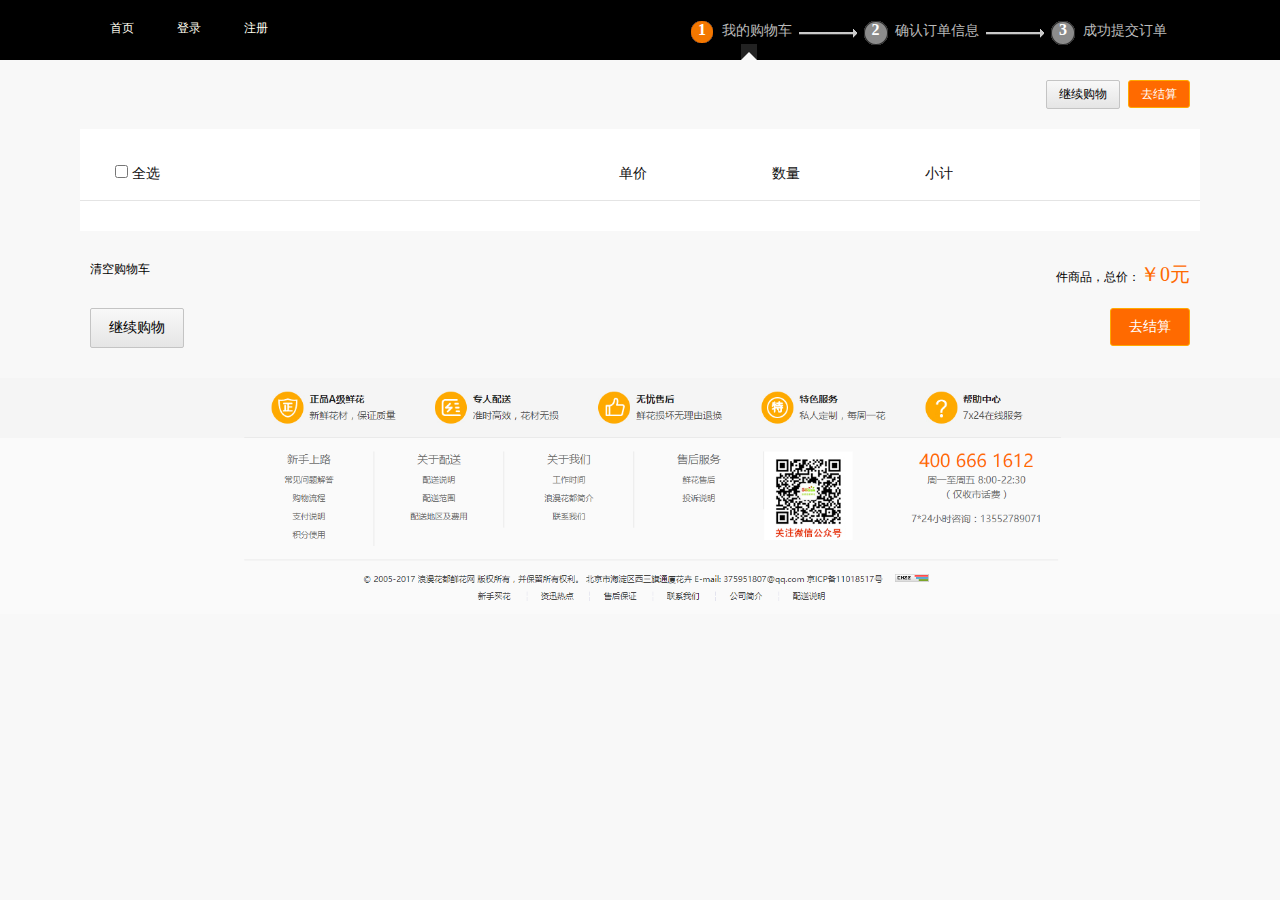
<file: flower/html/shoppingcar.html>
<!DOCTYPE html>
<html>
	<head>
		<meta charset="UTF-8">
		<title></title>
		<link rel="stylesheet" type="text/css" href="../css/shoppingcar.css"/>
		
	</head>
	<body>
		<div class="bg">
			<div class="top">
				<div class="top-l">
					<a href="../index.html">首页</a>
					<a href="register.html">登录</a>
					<a href="registry.html">注册</a>
				</div>
					<ul class="top-r">
						<li class="one">
							<i>1</i>
							我的购物车
							<em></em>
						</li>
						<li class="two"></li>
						<li>
							<i>2</i>
							确认订单信息						
						</li>
						<li class="two"></li>
						<li>
							<i>3</i>
							成功提交订单							
						</li>	
						
					</ul>	
			</div>
		</div>
		<div class="main">
			<div class="right">
				<a href="../index.html" class="a1">继续购物</a>
				<a href="##" class="a2">去结算</a>
			</div>
		</div>
		<div class="db">
			<span class="n1">
				<input type="checkbox" name="" id="all" value="" />
				全选
			</span>
			<span>单价</span>
			<span>数量</span>
			<span>小计</span>		
		</div>
		<div class="list">
			<ul>
				<!--<li>
					<input type="checkbox" id="check"/>
					<img src="../img/101_thumb_G_1501286280578.jpg"/>
					<p>不变的心</p>
					<p>￥588.00元</p>
					<input type="button" value="-"/ id="sub">
					<input type="text" value="1"/ id="txt">
					<input type="button" value="+"/ id="add">
					<p id="tot">￥588.00元</p>
					<span class="delete">删除</span>
				</li>-->
			</ul>
		</div>
		<div class="fd">
			<div class="fd-t">
				<p><a href="##" id="del">清空购物车</a></p>
				<p><a href="##"><span id="num"></span>件商品，总价：<span id="pr">￥0.00元</span></a></p>
			</div>
			<div class="fd-b">
				<a href="../index.html	" class="a1">继续购物</a>
				<a href="##" class="a2">去结算</a>
			</div>
		</div>
		<div class="dibu">
			<img src="../img/imgs/dibu2.png" />
		</div>
	</body>
</html>
<script src="../js/pool.js" type="text/javascript" charset="utf-8"></script>
<script src="../js/shoppingcar.js" type="text/javascript" charset="utf-8"></script>
</file>
<file: flower/css/header.css>
@charset "utf-8";
*{margin: 0;padding: 0;list-style: none;text-decoration: none;font-size: 12px;	}
a{color: #666;}
.bg{background: #f5f5f5;}
.h-top{width: 1200px;height: 40px;line-height: 40px;margin: 0 auto;}
.top-l{float: left;}
.top-l a:hover{color: rgb(255,0,0);}
font{color: rgb(255,0,0);}
.menu{float: right;}
.menu a{margin-left: 30px;}
.menu-hd{padding: 12px;}
.h-top .menu-hd:hover{text-decoration: underline;background: #fff;}
.top-l span{margin-left: 20px;}
.top-r{float: right;}
.top-r span{margin-left:25px;}
.top-r span:hover{color: rgb(255,0,0);}
.logo-search{width:1200px;height:80px;padding:20px 0px;margin: 0 auto;}
.logo{width: 300px;height: 80px;background: url(../img/logo.gif) no-repeat left center;float: left;margin-right: 30px;}
.logo-center{float: left;}
.seek{overflow: hidden;margin-top: 10px;}
.seek input{width: 422px;height: 26px;line-height26px;padding: 5px 0 5px 10px;float: left;}
.seek-b{float: left;width:82px;height: 40px;text-align: center;line-height: 38px;background: #ff6a00;;}
.seek-b a{color: #fff;font-size: 16px;}
.hint{margin-top: 5px;}
.hint a{margin-right: 10px;}
.hint a:hover{color: rgb(255,0,0);}
.call{float: right;margin-top: 10px;}
.call p:nth-of-type(1){color: #ff6a00;font-size: 20px;height: 20px;line-height: 20px;}
.spping i{margin: 5px;}
</file>
<file: flower/css/nav.css>
@charset "utf-8";x
*{margin: 0;padding: 0;}
ul{list-style: none;}
.nav-x{border-bottom:3px solid #ff6a00 ;}
.nav{width:1200px;height:40px;margin: 0 auto;}
.nav-l{float:left;position: relative;}
.classify{float: left;width: 230px;height: 43px;line-height: 43px;background: #ff6a00;text-align: center;}
.classify a{color: #fff;font-size: 14px;}
.pn{font-size: 16px;font-weight: 600;color:#ff6a00 ;}
.ul-one{position: absolute;top: 43px;z-index: 999;}
.ul-one li{width: 230px;height: 73px;border-bottom:1px solid #e9e9e9;background: #fff;}
.cateone{border-left: 2px solid #fff;height: 74px;}
.cateone i{float: right;margin-right: 30px;}
.pn{padding-left: 20px;padding-top:10px ;}
.pm{padding: 15px 15px 0;}
.pm span{color: #888;}
.ul-one li:hover .cateone{border-left: 2px solid #ff6a00;background: #F5F5F5;position: absolute;width: 230px;}
.ul-two{float: left;}
.ul-two li{float: left;height: 40px;padding: 0 15px;line-height: 40px;font-weight: 600;background: ;}
.ul-two li a{font-size: 16px;font-weight: 600;}
.ul-two li:hover a{color: #ff6a00;}
.slider{height: 444px;width: 100%;position: relative;}
.slider ul{position: absolute;height: 444px;width: 100%;}
.slider ul img{width:100%;height: 444px;display:block;}
.slider ul li{position: absolute;width: 100%;}
.circle{position: absolute;bottom: 0;left: 50%;display: block;}
.circle span{display: inline-block;width: 20px;height: 20px;border-radius: 10px;background: black;}
.circle .span1{background: #fff;}
</file>
<file: flower/font_waneoe8w9bbxd2t9/iconfont.css>
@font-face {font-family: "iconfont";
  src: url('iconfont.eot?t=1512380029407'); /* IE9*/
  src: url('iconfont.eot?t=1512380029407#iefix') format('embedded-opentype'), /* IE6-IE8 */
  url('[data-uri]') format('woff'),
  url('iconfont.ttf?t=1512380029407') format('truetype'), /* chrome, firefox, opera, Safari, Android, iOS 4.2+*/
  url('iconfont.svg?t=1512380029407#iconfont') format('svg'); /* iOS 4.1- */
}

.iconfont {
  font-family:"iconfont" !important;
  font-size:16px;
  font-style:normal;
  -webkit-font-smoothing: antialiased;
  -moz-osx-font-smoothing: grayscale;
}

.icon-gouwuchekong:before { content: "\f0179"; }

.icon-chengxin:before { content: "\f0006";font-size: 40px;color: #FF6A00;}

.icon-lishi-copy:before { content: "\e61c";font-size: 64px;}

.icon-shoucang:before { content: "\e60f"; }

.icon-cup:before { content: "\e6a9"; font-size: 40px;color: #FF6A00;}

.icon-icon2:before { content: "\e681";font-size: 40px;color: #FF6A00;}

.icon-kefu:before { content: "\e8a5"; }

.icon-yonghu:before { content: "\e601";color: #FF6A00;font-size: 30px; }

.icon-xiaoshi:before { content: "\e602"; font-size: 40px;color: #FF6A00;}

.icon-jiantou:before { content: "\e716";}

.icon-jiantou-copy-copy1:before { content: "\e61b"; }

.icon-dianhua:before { content: "\e684"; }

.icon-jiantou1:before { content: "\e751"; }

.icon-erweima:before { content: "\e508"; }

.icon-xiangjipaizhao:before { content: "\e622"; font-size: 40px;color: #FF6A00;}
</file>
<file: flower/css/commitment.css>
@charset "utf-8";
ul,li,p,a{margin: 0;padding: 0;list-style: none;}
.commitment{width: 1200px;margin: 0 auto;margin-top:25px;height: 50px;	}
.commitment ul li{float: left;margin: 0 29px 0 29px;height: 50px;}
.commitment ul li:nth-of-type(1){margin-left: 10px;}
.commitment i{float: left;}
.p1{font-size: 16px;margin: 0 0 5px 50px;}
.p2{color: #999999;margin: 0 0 5px 50px;}
.time-limit{width: 1200px;margin: 25px auto;overflow: hidden;}
.time{width: 235px;height: 200px;background: #ff9988;color: #FFF;text-align: center;float: left;}
.time i{margin: 40px auto 25px;display: block;}
.time p{font-size: 24px;}
.time-limit ul {float: left;}
.time-limit ul li {float: left;border: 1px solid #e5e5e5;margin-left: -1px;}
.time-limit ul li:hover{border: 1px solid #969896;}
</file>
<file: flower/css/content.css>
@charset "utf-8";
p,ul,li,a{margin: 0;padding: 0;list-style: none;}
.content ul li img{width: 220px;height: 240px;display: block;margin: 0 auto 15px; }
.content{width: 1200px;margin: 0 auto;overflow: hidden;}
.floor{margin-bottom: 40px;overflow: hidden;}
.content .hd{position: relative;margin:0 15px 10px;}
.more{float: right;}
.hd div a{font-size: 24px;margin-right: 20px;}
.hd div span{color: #ff6a00;}
.banner{background: #cc9988;float: left;}
.banner a{display: block;margin:70px auto;font-size: 18px;border: 2px solid #fff;width: 194px;height: 52px;text-align: center;line-height: 48px;color: #fff;}
.f1 .bd .banner{background: #cc9988;position: relative;}
.bd{overflow: hidden;}
.bd ul li{text-align: center;float: left;border: 1px solid#E5E5E5;width: 239px;height: 308px;padding: 10px 0 1px 0;margin-left: -2px;}
.bd ul li span{display: block;}
.bd ul li span:nth-of-type(2){color: black;font-weight: 600;font-size: 14px;}
.bd ul li:hover{border: 1px solid #ccc;}
.bd ul li:hover span{color: #FF6A00;}
.bottom img{width: 100%;display: block;}
</file>
<file: flower/css/particulars.css>
@charset "utf-8";
*{margin: 0;padding: 0;}
.wrapper{width: 1200px;margin: 10px auto 30px;overflow: hidden;}
.nav-x .ul-one{display: none;}
.wra_t{height: 38px;line-height: 38px;}
.wra_t a:hover{color: #FF6A00;}
.wra_z{border: 1px solid #E5E5E5; overflow:hidden;margin-bottom: 20px;position: relative;}
.item-l{float: left;}
.pic_1{margin: 20px 15px 0 15px;position: relative;}
#shadow{width: 200px;height: 200px;background: rgba(0,0,0,0.3);position: absolute;display: none;}
#max{width:400px;height:400px;position: absolute; top: 20px;left: 450px;display: none;overflow: hidden;}
#max>img{width: 800px;height: 800px;position: absolute;top: 0;left: 0;}
.item-t{position: relative;height: 58px;padding: 15px 0;}
.item-t img{width: 40px;height: 40px;padding: 8px;}
.prev{background: url(../img/footprint-arr.png) no-repeat;width: 15px;height: 30px;display: block;position: absolute;top: 30px;left: 18px;}
.next{background: url(../img/footprint-arr.png) no-repeat -15px 0;width: 15px;height: 30px;display: block;position: absolute;top: 30px;right: 18px;}
.item-t ul{width:330px;margin: 0 auto;padding-left: 10px;overflow: hidden;}
.item-t .select{border-color: #ff6a00;}
.item-t li{border: 1px solid #ddd; width: 56px;height: 56px;float: left;margin-right: 8px;}
.item-info{float: left;margin-left: 60px;margin-top: 20px;line-height: 23px;}
.info-1{margin-left: 20px;}
.info-1 h3{font-size: 24px;margin-top: 20px;}
.info-1 p{color: #999;padding: 6px 0 12px;border-bottom: 1px solid #f4f4f4;}
.info-2{padding: 10px 16px 0 20px;}
.info-2 li{padding: 5px 0;}
.info-2 li b{color: #ff6a00;font-size: 20px;}
.info-2 .mem{float: right;color: #999;}
.info-2 i{font-style: normal;width: 55px;display: inline-block;color: #666;}
.or{color: #fa0;}
.red{color: #FF6A00;}
.sp1{color: #999999;}
.skunum_li{margin-bottom: 15px;margin-top: 10px;}
#sub{width: 30px;height: 32px;}
#add{width: 30px;height: 32px;}
#txt{width: 62px;height: 28px;text-align: center;}
.a1{display: inline-block;padding: 10px 20px 12px;color: #FFFFFF;background: #ff6a00;margin-right: 12px;border-radius: 5px;line-height: 16px;font-size: 16px;}
.a1:hover{background: #fa0;}
.a2{display: inline-block;padding:10px 20px 12px;background: #efefef;color: #666;border: 1px solid #c4c4c4;border-radius: 3px;margin-right: 10px;}
.a2:hover{color: #FF6A00;}
.a3{display: inline-block;padding:10px 20px 12px;border: 1px solid #c4c4c4;}
.wra_b{border: 1px solid #ccc;overflow: hidden;}
.ul_1{overflow: hidden;border-bottom: 1px solid #CCCCCC;}
.ul_1 li{float: left; height: 48px;border-right: 1px solid #CCCCCC;border-bottom: 1px solid #CCCCCC;}
.a4{padding: 0 25px;display:inline-block;line-height: 48px;}
.tab{border-collapse: collapse;margin: 30px auto;}
.tab th{background-color: #f5f5f5;font-weight: bold;width: 20%;text-align: right;border: 1px solid #e5e5e5;padding: 5px 10px;line-height: 25px;color: #FF6A00;font-weight: 600;font-size: 14px;}
.tab td{border: 1px solid #E5E5E5;width: 80%;padding-left:20px ;color: #FFAA00;}
.pic_img img{ display:block;margin: 0 auto;}
.dibu{width: 100%;display: block;}
</file>
<file: flower/css/register.css>
@charset "utf-8";
*{margin: 0;padding: 0;font-size: 14px;}
ul,li{list-style: none;}
a{text-decoration: none;color: #FF6A00;}
.head{width: 980px;margin: 0 auto;overflow: hidden;height: 80px;}
.head img{float: left;}
.head p{float: right;margin-top: 40px;}
.head p a{display: inline;width: 50px;height: 22px;background: #FF6A00;float: right;text-align: center;color: #fff;margin-left:5px ;}
.content{background: #ccc;padding: 50px 0;}
.reg{width: 980px;margin: 10px auto;background: #fff;}
.top{text-align: center;font-size: 22px;color: #FF6A00;height: 54px;line-height: 54px;border-bottom: 1px solid #FF6A00;}
.reg_cont{width: 400px;padding: 40px;margin: 0 auto;}
.reg_cont ul li{margin-bottom: 25px;border: 1px solid #ccc;height: 40px;line-height: 40px;padding: 0px 6px;position: relative;}
.reg_cont input{border: 0;padding: 0px 6px;width: 350px;height: 40px;line-height: 40px;overflow: hidden;color: #333;margin-left: 2px; cursor: text;font-size: 14px;background: none;outline: none;}
.cap{overflow: hidden;padding-bottom: 25px;position: relative;}
#cap{width: 80px;float: left;border: 1px solid #ccc;text-align: center;}
#caps{width: 80px;float: left;border: 1px solid #ccc;text-align: center;margin-left: 30px;}
.register{width: 100%;height: 40px;background: #FF6A00;line-height: 40px;text-align: center;color: #fff;margin: 0 auto;}
.reg_cont i{position: absolute;display: block;top: 34px;display: none;}
.cap i{top: 44px;}
</file>
<file: flower/css/registry.css>
*{margin: 0;padding: 0;font-size: 14px;}
ul,li{list-style: none;}
a{text-decoration: none;color: #FF6A00;}
.head{width: 980px;margin: 0 auto;overflow: hidden;height: 80px;}
.head img{float: left;}
.head p{float: right;margin-top: 40px;}
.head p a{display: inline;width: 50px;height: 22px;background: #FF6A00;float: right;text-align: center;color: #fff;margin-left:5px ;}
.content{background: #ccc;padding: 50px 0;}
.reg{width: 980px;margin: 10px auto;background: #fff;}
.top{text-align: center;font-size: 22px;color: #FF6A00;height: 54px;line-height: 54px;border-bottom: 1px solid #FF6A00;}
.reg_cont{width: 400px;padding: 40px;margin: 0 auto;}
.reg_cont ul li{margin-bottom: 25px;border: 1px solid #ccc;height: 40px;line-height: 40px;padding: 0px 6px;position: relative;}
.reg_cont ul li i{position: absolute;top: 33px;display: none;}
.reg_cont input{border: 0;padding: 0px 6px;width: 350px;height: 40px;line-height: 40px;overflow: hidden;color: #333;margin-left: 2px; cursor: text;font-size: 14px;background: none;outline: none;}
.cap{overflow: hidden;padding-bottom: 25px;position: relative;}
.cap i{position: absolute;display: none;top: 45px;}
#cap{width: 80px;float: left;border: 1px solid #ccc;text-align: center;}
#caps{width: 80px;height:42px;float: left;border: 1px solid #ccc;text-align: center;margin-left: 30px;}
.registry{width: 100%;height: 40px;background: #FF6A00;line-height: 40px;text-align: center;color: #fff;margin: 0 auto;}
.max{margin:10px 0 0 10px;float: left;}
</file>
<file: flower/css/shoppingcar.css>
@charset "utf-8";
*{margin: 0;padding: 0;font-size: 12px;list-style: none;}
a{text-decoration: none;color: black;}
body{background: #f8f8f8;}
.bg{background: black;}
.top{width: 1100px;margin: 0 auto;overflow: hidden;height: 60px;}
.top-l{float: left;}
.top-l a{display: inline-block;padding: 20px; color: #FFFDEF;}
.top-r{width: 500px;float: right;color: #bbb;padding-top: 21px;position: relative;}
.top-r li{float: left;height: 28px;font-size: 14px;background: url(../img/imgs/page-step-bg.png) 0 0 no-repeat;position: relative;}
.top-r i{font-style: normal;font-size: 16px;font-weight: 600;color: #fff;padding: 0 12px 0 8px;}
.top-r .one{background-position: 0 -33px;}
.top-r .two{width:72px;background-position: center -141px;}
.top-r em{display: block;position: absolute;top: 23px;left: 50%;width: 0;height: 0;overflow: hidden;border-width: 8px;border-style: solid;border-color: #222 #222 #f8f8f8 #222;}
.main{width: 1100px;margin: 0 auto;margin-top: 20px;margin-bottom:20px;overflow: hidden;}
.main .right{float: right;}
.main .a1{display: inline-block;padding: 5px 12px;background: #efefef;background-image: -webkit-linear-gradient(#f8f8f8,#e5e5e5);background-image: linear-gradient(#f8f8f8,#e5e5e5);background-repeat: repeat-x;border: 1px solid #c4c4c4;border-radius: 2px;margin-right: 5px;}
.main .a2{display: inline-block;padding: 5px 12px;height: 16px;line-height: 16px;_line-height: 18px;border: 1px solid #fa0;border-radius: 3px;font-size: 100%; color: #fff; background-color: #ff6a00;}
.db{width: 1100px;margin: 0 auto;overflow: hidden;border-bottom: 1px solid #e4e4e4; padding: 15px 10px;color: #111;background: #fff;}
.db .n1{padding-left: 25px;height: 20px;width: 440px; margin-top: 21px;display: inline-block;text-align: left;}
.db span{display: inline-block;width: 150px;font-size: 14px;text-align: center;}
.fd{width: 1100px;margin: 0 auto;padding-top:30px ;overflow: hidden;}
.fd-t{overflow: hidden;}
.fd-t p:nth-of-type(1){float: left;}
.fd-t p:nth-of-type(2){float: right;}
.fd-t #pr{font-size: 20px;color: #FF6A00;}
.fd-b{overflow: hidden;margin-top: 20px;margin-bottom: 30px;}
.fd-b .a1{display: inline-block;padding: 10px 18px;background: #efefef;background-image: -webkit-linear-gradient(#f8f8f8,#e5e5e5);background-image: linear-gradient(#f8f8f8,#e5e5e5);background-repeat: repeat-x;border: 1px solid #c4c4c4;border-radius: 2px;float: left;font-size: 14px;}
.fd-b .a2{display: inline-block;padding: 10px 18px;height: 16px;line-height: 16px;_line-height: 18px;border: 1px solid #fa0;border-radius: 3px;font-size: 100%; color: #fff; background-color: #ff6a00;float: right;font-size: 14px;}
.dibu img{width: 100%;}
.list{width: 1090px;margin: 0 auto;overflow: hidden;line-height: 80px;padding: 15px;background: #fff;}
.list img{width: 70px;height: 70px;float: left;margin-top: 10px;margin-right: 10px;}
.list p{float: left;}
.list p:nth-of-type(1){width: 380px;}
.list input{float: left;}
.check{margin:40px 20px 0;}
.sub{width: 20px;height: 20px;line-height: 20px;text-align: center;margin:30px 0 0 80px;}
.txt{width: 50px;height: 16px;margin-top: 30px;text-align: center;}
.add{width: 20px;height: 20px;line-height: 20px;text-align: center;margin:30px 50px 0 0;}
.total{width: 120px;text-align: center;}
.list span{margin-left: 80px;}
#num{display: inline-block;width: 20px;height: 20px;text-align: center;}
</file>
<file: flower/font_waneoe8w9bbxd2t9/demo.css>
*{margin: 0;padding: 0;list-style: none;}
/*
KISSY CSS Reset
理念：1. reset 的目的不是清除浏览器的默认样式，这仅是部分工作。清除和重置是紧密不可分的。
2. reset 的目的不是让默认样式在所有浏览器下一致，而是减少默认样式有可能带来的问题。
3. reset 期望提供一套普适通用的基础样式。但没有银弹，推荐根据具体需求，裁剪和修改后再使用。
特色：1. 适应中文；2. 基于最新主流浏览器。
维护：玉伯<lifesinger@gmail.com>, 正淳<ragecarrier@gmail.com>
 */

/** 清除内外边距 **/
body, h1, h2, h3, h4, h5, h6, hr, p, blockquote, /* structural elements 结构元素 */
dl, dt, dd, ul, ol, li, /* list elements 列表元素 */
pre, /* text formatting elements 文本格式元素 */
form, fieldset, legend, button, input, textarea, /* form elements 表单元素 */
th, td /* table elements 表格元素 */ {
  margin: 0;
  padding: 0;
}

/** 设置默认字体 **/
body,
button, input, select, textarea /* for ie */ {
  font: 12px/1.5 tahoma, arial, \5b8b\4f53, sans-serif;
}
h1, h2, h3, h4, h5, h6 { font-size: 100%; }
address, cite, dfn, em, var { font-style: normal; } /* 将斜体扶正 */
code, kbd, pre, samp { font-family: courier new, courier, monospace; } /* 统一等宽字体 */
small { font-size: 12px; } /* 小于 12px 的中文很难阅读，让 small 正常化 */

/** 重置列表元素 **/
ul, ol { list-style: none; }

/** 重置文本格式元素 **/
a { text-decoration: none; }
a:hover { text-decoration: underline; }


/** 重置表单元素 **/
legend { color: #000; } /* for ie6 */
fieldset, img { border: 0; } /* img 搭车：让链接里的 img 无边框 */
button, input, select, textarea { font-size: 100%; } /* 使得表单元素在 ie 下能继承字体大小 */
/* 注：optgroup 无法扶正 */

/** 重置表格元素 **/
table { border-collapse: collapse; border-spacing: 0; }

/* 清除浮动 */
.ks-clear:after, .clear:after {
  content: '\20';
  display: block;
  height: 0;
  clear: both;
}
.ks-clear, .clear {
  *zoom: 1;
}

.main {
  padding: 30px 100px;
width: 960px;
margin: 0 auto;
}
.main h1{font-size:36px; color:#333; text-align:left;margin-bottom:30px; border-bottom: 1px solid #eee;}

.helps{margin-top:40px;}
.helps pre{
  padding:20px;
  margin:10px 0;
  border:solid 1px #e7e1cd;
  background-color: #fffdef;
  overflow: auto;
}

.icon_lists{
  width: 100% !important;

}

.icon_lists li{
  float:left;
  width: 100px;
  height:180px;
  text-align: center;
  list-style: none !important;
}
.icon_lists .icon{
  font-size: 42px;
  line-height: 100px;
  margin: 10px 0;
  color:#333;
  -webkit-transition: font-size 0.25s ease-out 0s;
  -moz-transition: font-size 0.25s ease-out 0s;
  transition: font-size 0.25s ease-out 0s;

}
.icon_lists .icon:hover{
  font-size: 100px;
}



.markdown {
  color: #666;
  font-size: 14px;
  line-height: 1.8;
}

.highlight {
  line-height: 1.5;
}

.markdown img {
  vertical-align: middle;
  max-width: 100%;
}

.markdown h1 {
  color: #404040;
  font-weight: 500;
  line-height: 40px;
  margin-bottom: 24px;
}

.markdown h2,
.markdown h3,
.markdown h4,
.markdown h5,
.markdown h6 {
  color: #404040;
  margin: 1.6em 0 0.6em 0;
  font-weight: 500;
  clear: both;
}

.markdown h1 {
  font-size: 28px;
}

.markdown h2 {
  font-size: 22px;
}

.markdown h3 {
  font-size: 16px;
}

.markdown h4 {
  font-size: 14px;
}

.markdown h5 {
  font-size: 12px;
}

.markdown h6 {
  font-size: 12px;
}

.markdown hr {
  height: 1px;
  border: 0;
  background: #e9e9e9;
  margin: 16px 0;
  clear: both;
}

.markdown p,
.markdown pre {
  margin: 1em 0;
}

.markdown > p,
.markdown > blockquote,
.markdown > .highlight,
.markdown > ol,
.markdown > ul {
  width: 80%;
}

.markdown ul > li {
  list-style: circle;
}

.markdown > ul li,
.markdown blockquote ul > li {
  margin-left: 20px;
  padding-left: 4px;
}

.markdown > ul li p,
.markdown > ol li p {
  margin: 0.6em 0;
}

.markdown ol > li {
  list-style: decimal;
}

.markdown > ol li,
.markdown blockquote ol > li {
  margin-left: 20px;
  padding-left: 4px;
}

.markdown code {
  margin: 0 3px;
  padding: 0 5px;
  background: #eee;
  border-radius: 3px;
}

.markdown pre {
  border-radius: 6px;
  background: #f7f7f7;
  padding: 20px;
}

.markdown pre code {
  border: none;
  background: #f7f7f7;
  margin: 0;
}

.markdown strong,
.markdown b {
  font-weight: 600;
}

.markdown > table {
  border-collapse: collapse;
  border-spacing: 0px;
  empty-cells: show;
  border: 1px solid #e9e9e9;
  width: 95%;
  margin-bottom: 24px;
}

.markdown > table th {
  white-space: nowrap;
  color: #333;
  font-weight: 600;

}

.markdown > table th,
.markdown > table td {
  border: 1px solid #e9e9e9;
  padding: 8px 16px;
  text-align: left;
}

.markdown > table th {
  background: #F7F7F7;
}

.markdown blockquote {
  font-size: 90%;
  color: #999;
  border-left: 4px solid #e9e9e9;
  padding-left: 0.8em;
  margin: 1em 0;
  font-style: italic;
}

.markdown blockquote p {
  margin: 0;
}

.markdown .anchor {
  opacity: 0;
  transition: opacity 0.3s ease;
  margin-left: 8px;
}

.markdown .waiting {
  color: #ccc;
}

.markdown h1:hover .anchor,
.markdown h2:hover .anchor,
.markdown h3:hover .anchor,
.markdown h4:hover .anchor,
.markdown h5:hover .anchor,
.markdown h6:hover .anchor {
  opacity: 1;
  display: inline-block;
}

.markdown > br,
.markdown > p > br {
  clear: both;
}


.hljs {
  display: block;
  background: white;
  padding: 0.5em;
  color: #333333;
  overflow-x: auto;
}

.hljs-comment,
.hljs-meta {
  color: #969896;
}

.hljs-string,
.hljs-variable,
.hljs-template-variable,
.hljs-strong,
.hljs-emphasis,
.hljs-quote {
  color: #df5000;
}

.hljs-keyword,
.hljs-selector-tag,
.hljs-type {
  color: #a71d5d;
}

.hljs-literal,
.hljs-symbol,
.hljs-bullet,
.hljs-attribute {
  color: #0086b3;
}

.hljs-section,
.hljs-name {
  color: #63a35c;
}

.hljs-tag {
  color: #333333;
}

.hljs-title,
.hljs-attr,
.hljs-selector-id,
.hljs-selector-class,
.hljs-selector-attr,
.hljs-selector-pseudo {
  color: #795da3;
}

.hljs-addition {
  color: #55a532;
  background-color: #eaffea;
}

.hljs-deletion {
  color: #bd2c00;
  background-color: #ffecec;
}

.hljs-link {
  text-decoration: underline;
}

pre{
  background: #fff;
}
</file>
